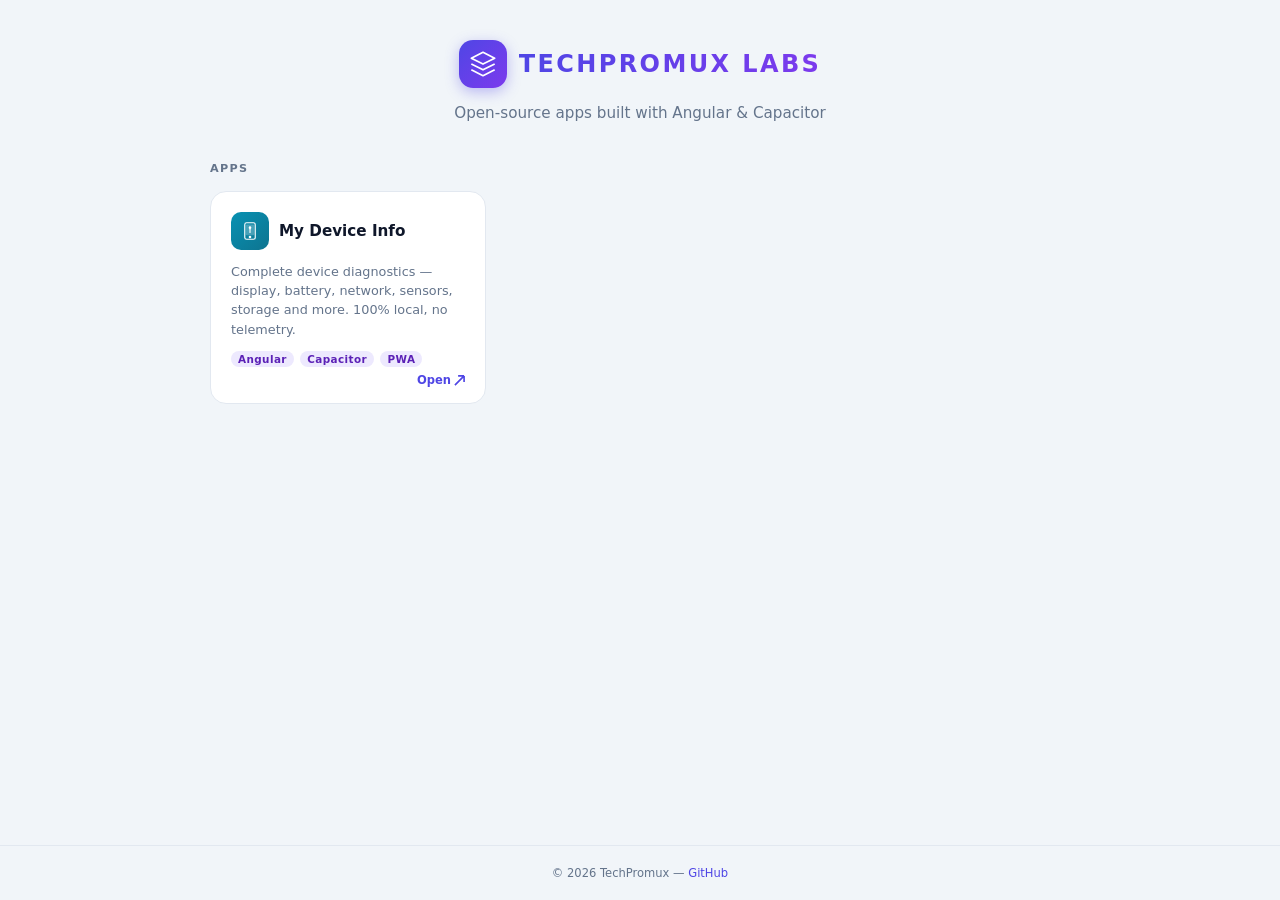
<file: index.html>
<!DOCTYPE html>
<html lang="en">
<head>
  <meta charset="UTF-8" />
  <meta name="viewport" content="width=device-width, initial-scale=1.0" />
  <title>TechPromux Labs</title>
  <meta name="description" content="Open-source web &amp; mobile apps built with Angular and Capacitor." />
  <meta name="theme-color" content="#4F46E5" media="(prefers-color-scheme: light)" />
  <meta name="theme-color" content="#3730A3" media="(prefers-color-scheme: dark)" />
  <style>
    *, *::before, *::after { box-sizing: border-box; margin: 0; padding: 0; }

    :root {
      --bg:        #f1f5f9;
      --surface:   #ffffff;
      --border:    #e2e8f0;
      --text:      #0f172a;
      --muted:     #64748b;
      --accent:    #4f46e5;
      --accent2:   #7c3aed;
      --tag-bg:    #ede9fe;
      --tag-color: #5b21b6;
    }
    @media (prefers-color-scheme: dark) {
      :root {
        --bg:        #0f172a;
        --surface:   #1e293b;
        --border:    #334155;
        --text:      #f1f5f9;
        --muted:     #94a3b8;
        --accent:    #818cf8;
        --accent2:   #a78bfa;
        --tag-bg:    #312e81;
        --tag-color: #c4b5fd;
      }
    }

    body {
      font-family: system-ui, -apple-system, sans-serif;
      background: var(--bg);
      color: var(--text);
      min-height: 100dvh;
      display: flex;
      flex-direction: column;
    }

    /* ── Header ── */
    header {
      padding: 2.5rem 1.5rem 0;
      text-align: center;
    }

    .brand {
      display: inline-flex;
      align-items: center;
      gap: 0.75rem;
      margin-bottom: 1rem;
    }

    .brand-icon {
      width: 48px;
      height: 48px;
      border-radius: 14px;
      background: linear-gradient(135deg, #4f46e5, #7c3aed);
      display: flex;
      align-items: center;
      justify-content: center;
      box-shadow: 0 4px 14px rgba(79, 70, 229, 0.35);
      flex-shrink: 0;
    }

    .brand-icon svg {
      width: 28px;
      height: 28px;
      color: #fff;
    }

    .brand-name {
      font-size: 1.5rem;
      font-weight: 900;
      letter-spacing: 0.1em;
      text-transform: uppercase;
      background: linear-gradient(90deg, var(--accent), var(--accent2));
      -webkit-background-clip: text;
      -webkit-text-fill-color: transparent;
      background-clip: text;
    }

    .tagline {
      font-size: 0.95rem;
      color: var(--muted);
      margin-bottom: 2.5rem;
    }

    /* ── Grid ── */
    main {
      flex: 1;
      width: 100%;
      max-width: 900px;
      margin: 0 auto;
      padding: 0 1.25rem 3rem;
    }

    .section-label {
      font-size: 0.7rem;
      font-weight: 700;
      letter-spacing: 0.12em;
      text-transform: uppercase;
      color: var(--muted);
      margin-bottom: 1rem;
    }

    .grid {
      display: grid;
      grid-template-columns: repeat(auto-fill, minmax(260px, 1fr));
      gap: 1rem;
    }

    /* ── Card ── */
    .card {
      background: var(--surface);
      border: 1px solid var(--border);
      border-radius: 16px;
      padding: 1.25rem 1.25rem 1rem;
      text-decoration: none;
      color: inherit;
      display: flex;
      flex-direction: column;
      gap: 0.75rem;
      transition: transform 0.18s ease, box-shadow 0.18s ease, border-color 0.18s ease;
      position: relative;
      overflow: hidden;
    }

    .card::before {
      content: '';
      position: absolute;
      inset: 0;
      border-radius: inherit;
      background: linear-gradient(135deg, var(--accent), var(--accent2));
      opacity: 0;
      transition: opacity 0.18s ease;
    }

    .card:hover {
      transform: translateY(-3px);
      box-shadow: 0 8px 28px rgba(79, 70, 229, 0.18);
      border-color: var(--accent);
    }

    .card:hover::before { opacity: 0.04; }

    .card-head {
      display: flex;
      align-items: center;
      gap: 0.625rem;
      position: relative;
    }

    .card-icon {
      width: 38px;
      height: 38px;
      border-radius: 10px;
      display: flex;
      align-items: center;
      justify-content: center;
      font-size: 1.1rem;
      flex-shrink: 0;
    }

    .card-title {
      font-size: 0.95rem;
      font-weight: 700;
    }

    .card-desc {
      font-size: 0.8rem;
      color: var(--muted);
      line-height: 1.5;
      position: relative;
    }

    .card-footer {
      display: flex;
      align-items: center;
      gap: 0.4rem;
      flex-wrap: wrap;
      position: relative;
    }

    .tag {
      font-size: 0.65rem;
      font-weight: 600;
      letter-spacing: 0.04em;
      padding: 2px 7px;
      border-radius: 999px;
      background: var(--tag-bg);
      color: var(--tag-color);
    }

    .open-link {
      margin-left: auto;
      font-size: 0.72rem;
      font-weight: 600;
      color: var(--accent);
      display: flex;
      align-items: center;
      gap: 3px;
    }

    .open-link svg {
      width: 11px;
      height: 11px;
    }

    /* ── Footer ── */
    footer {
      text-align: center;
      padding: 1.25rem;
      font-size: 0.72rem;
      color: var(--muted);
      border-top: 1px solid var(--border);
    }

    footer a {
      color: var(--accent);
      text-decoration: none;
    }
    footer a:hover { text-decoration: underline; }
  </style>
</head>
<body>

  <header>
    <div class="brand">
      <div class="brand-icon">
        <svg viewBox="0 0 24 24" fill="none" xmlns="http://www.w3.org/2000/svg" aria-hidden="true">
          <path d="M12 2L2 7l10 5 10-5-10-5z" stroke="currentColor" stroke-width="1.5" stroke-linejoin="round"/>
          <path d="M2 17l10 5 10-5" stroke="currentColor" stroke-width="1.5" stroke-linejoin="round"/>
          <path d="M2 12l10 5 10-5" stroke="currentColor" stroke-width="1.5" stroke-linejoin="round"/>
        </svg>
      </div>
      <span class="brand-name">TechPromux Labs</span>
    </div>
    <p class="tagline">Open-source apps built with Angular &amp; Capacitor</p>
  </header>

  <main>
    <p class="section-label">Apps</p>
    <div class="grid">

      <a class="card" href="./apps/mydeviceinfo/">
        <div class="card-head">
          <div class="card-icon" style="background:linear-gradient(135deg,#0891b2,#0e7490);color:#fff;">
            <svg width="18" height="18" viewBox="0 0 24 24" fill="none" stroke="currentColor" stroke-width="1.5" aria-hidden="true">
              <rect x="5" y="1" width="14" height="22" rx="2.5" stroke="currentColor" stroke-width="1.5"/>
              <rect x="7" y="4" width="10" height="13" rx="1" fill="currentColor" opacity="0.25"/>
              <circle cx="12" cy="20" r="1" fill="currentColor"/>
              <circle cx="12" cy="7.5" r="1" fill="currentColor"/>
              <line x1="12" y1="9.5" x2="12" y2="14" stroke="currentColor" stroke-width="1.5" stroke-linecap="round"/>
            </svg>
          </div>
          <span class="card-title">My Device Info</span>
        </div>
        <p class="card-desc">Complete device diagnostics — display, battery, network, sensors, storage and more. 100% local, no telemetry.</p>
        <div class="card-footer">
          <span class="tag">Angular</span>
          <span class="tag">Capacitor</span>
          <span class="tag">PWA</span>
          <span class="open-link">
            Open
            <svg viewBox="0 0 12 12" fill="none" stroke="currentColor" stroke-width="1.8" aria-hidden="true">
              <path d="M1 11L11 1M11 1H4.5M11 1V7.5"/>
            </svg>
          </span>
        </div>
      </a>

    </div>
  </main>

  <footer>
    &copy; <script>document.write(new Date().getFullYear())</script> TechPromux &mdash;
    <a href="https://github.com/techpromux" target="_blank" rel="noopener">GitHub</a>
  </footer>

</body>
</html>
</file>
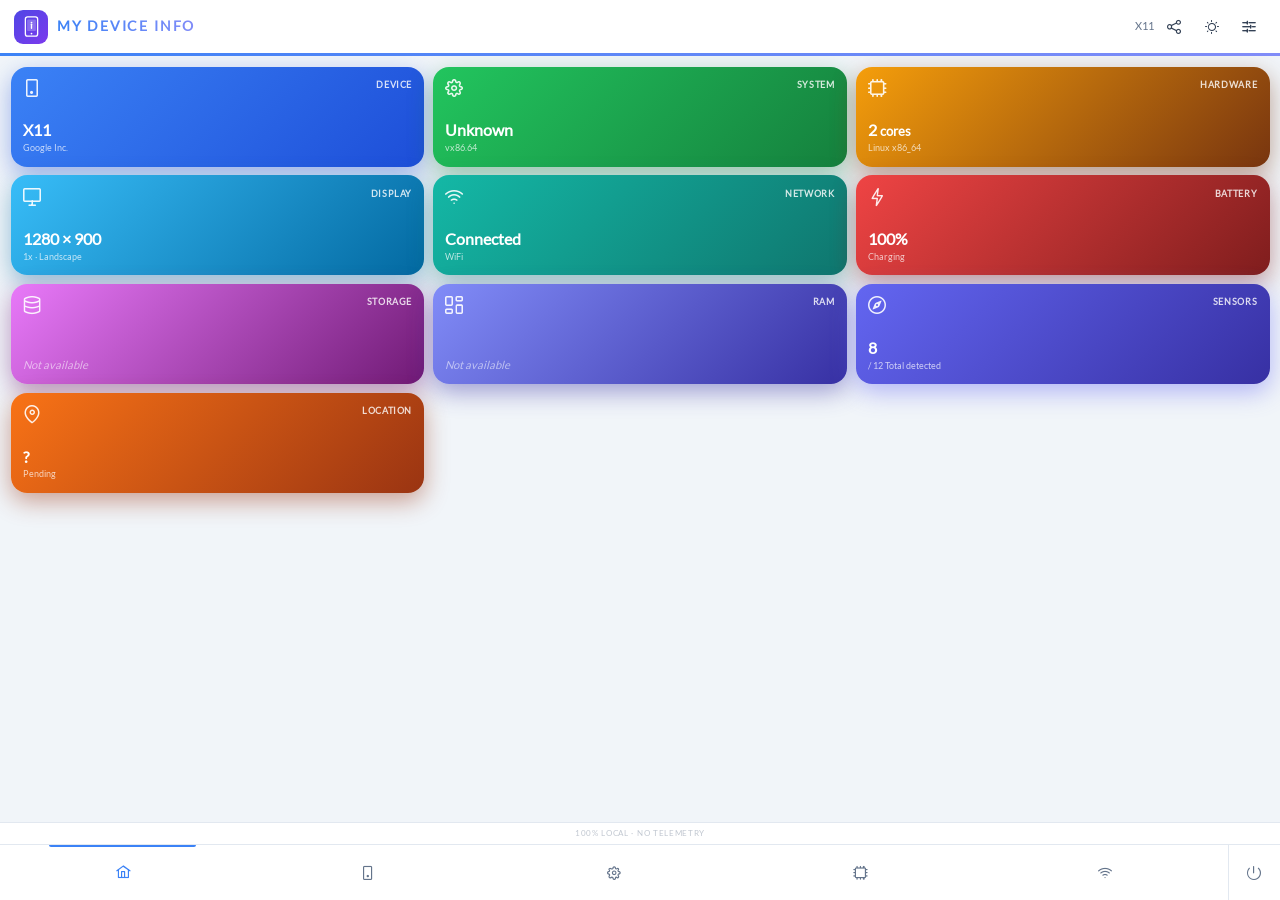
<file: apps/mydeviceinfo/index.html>
<!doctype html>
<html lang="es" data-beasties-container>
  <head>
    <meta charset="utf-8">
    <title>My Device Info</title>
    <base href="/apps/mydeviceinfo/">
    <meta name="viewport" content="width=device-width, initial-scale=1.0, viewport-fit=cover">
    <meta name="description" content="Información completa de tu dispositivo. 100% local, sin telemetría.">
    <meta name="theme-color" content="#4F46E5" media="(prefers-color-scheme: light)">
    <meta name="theme-color" content="#3730A3" media="(prefers-color-scheme: dark)">
    <meta name="mobile-web-app-capable" content="yes">
    <meta name="apple-mobile-web-app-capable" content="yes">
    <meta name="apple-mobile-web-app-status-bar-style" content="default">
    <meta name="apple-mobile-web-app-title" content="My Device Info">
    <link rel="icon" type="image/svg+xml" href="favicon.svg">
    <link rel="icon" type="image/png" href="favicon.png">
    <link rel="apple-touch-icon" href="favicon.svg">
  <style>@-webkit-keyframes fa-spin{0%{-webkit-transform:rotate(0deg);transform:rotate(0)}to{-webkit-transform:rotate(359deg);transform:rotate(359deg)}}@font-face{font-family:Lato;font-style:normal;font-display:swap;font-weight:400;src:url("./media/lato-latin-ext-400-normal-ZXDJ7C2U.woff2") format("woff2"),url("./media/lato-latin-ext-400-normal-BVT6TYCW.woff") format("woff");unicode-range:U+0100-02BA,U+02BD-02C5,U+02C7-02CC,U+02CE-02D7,U+02DD-02FF,U+0304,U+0308,U+0329,U+1D00-1DBF,U+1E00-1E9F,U+1EF2-1EFF,U+2020,U+20A0-20AB,U+20AD-20C0,U+2113,U+2C60-2C7F,U+A720-A7FF}@font-face{font-family:Lato;font-style:normal;font-display:swap;font-weight:400;src:url("./media/lato-latin-400-normal-W7754I4D.woff2") format("woff2"),url("./media/lato-latin-400-normal-ZFZSROI2.woff") format("woff");unicode-range:U+0000-00FF,U+0131,U+0152-0153,U+02BB-02BC,U+02C6,U+02DA,U+02DC,U+0304,U+0308,U+0329,U+2000-206F,U+20AC,U+2122,U+2191,U+2193,U+2212,U+2215,U+FEFF,U+FFFD}:root{--primary-color:var(--p-primary-color);--primary-contrast-color:var(--p-primary-contrast-color);--text-color:var(--p-text-color);--text-color-secondary:var(--p-text-muted-color);--surface-border:var(--p-content-border-color);--surface-card:var(--p-content-background);--surface-hover:var(--p-content-hover-background);--surface-overlay:var(--p-overlay-popover-background);--transition-duration:var(--p-transition-duration);--maskbg:var(--p-mask-background);--content-border-radius:var(--p-content-border-radius);--layout-section-transition-duration:.2s;--element-transition-duration:var(--p-transition-duration);--focus-ring-width:var(--p-focus-ring-width);--focus-ring-style:var(--p-focus-ring-style);--focus-ring-color:var(--p-focus-ring-color);--focus-ring-offset:var(--p-focus-ring-offset);--focus-ring-shadow:var(--p-focus-ring-shadow)}:root{--surface-ground:var(--p-surface-100);--code-background:var(--p-surface-900);--code-color:var(--p-surface-200)}html{height:100%;font-size:14px;line-height:1.2}body{font-family:Lato,sans-serif;color:var(--text-color);background-color:var(--surface-ground);margin:0;padding:0;min-height:100%;-webkit-font-smoothing:antialiased;-moz-osx-font-smoothing:grayscale}html,body{font-family:Lato,sans-serif}html{padding-top:var(--safe-area-inset-top, env(safe-area-inset-top, 0px));padding-bottom:var(--safe-area-inset-bottom, env(safe-area-inset-bottom, 0px));padding-left:var(--safe-area-inset-left, env(safe-area-inset-left, 0px));padding-right:var(--safe-area-inset-right, env(safe-area-inset-right, 0px))}@layer properties;@layer theme,base,components,utilities;@layer theme{:root{--font-sans:ui-sans-serif, system-ui, sans-serif, "Apple Color Emoji", "Segoe UI Emoji", "Segoe UI Symbol", "Noto Color Emoji";--font-mono:ui-monospace, SFMono-Regular, Menlo, Monaco, Consolas, "Liberation Mono", "Courier New", monospace;--color-red-500:oklch(63.7% .237 25.331);--color-orange-100:oklch(95.4% .038 75.164);--color-orange-200:oklch(90.1% .076 70.697);--color-orange-400:oklch(75% .183 55.934);--color-orange-500:oklch(70.5% .213 47.604);--color-orange-700:oklch(55.3% .195 38.402);--color-yellow-100:oklch(97.3% .071 103.193);--color-yellow-200:oklch(94.5% .129 101.54);--color-yellow-500:oklch(79.5% .184 86.047);--color-yellow-700:oklch(55.4% .135 66.442);--color-green-100:oklch(96.2% .044 156.743);--color-green-400:oklch(79.2% .209 151.711);--color-green-500:oklch(72.3% .219 149.579);--color-teal-200:oklch(91% .096 180.426);--color-teal-500:oklch(70.4% .14 182.503);--color-teal-700:oklch(51.1% .096 186.391);--color-cyan-100:oklch(95.6% .045 203.388);--color-cyan-200:oklch(91.7% .08 205.041);--color-cyan-400:oklch(78.9% .154 211.53);--color-cyan-500:oklch(71.5% .143 215.221);--color-cyan-700:oklch(52% .105 223.128);--color-blue-100:oklch(93.2% .032 255.585);--color-blue-200:oklch(88.2% .059 254.128);--color-blue-400:oklch(70.7% .165 254.624);--color-blue-500:oklch(62.3% .214 259.815);--color-blue-700:oklch(48.8% .243 264.376);--color-indigo-200:oklch(87% .065 274.039);--color-indigo-700:oklch(45.7% .24 277.023);--color-purple-100:oklch(94.6% .033 307.174);--color-purple-200:oklch(90.2% .063 306.703);--color-purple-400:oklch(71.4% .203 305.504);--color-purple-500:oklch(62.7% .265 303.9);--color-purple-700:oklch(49.6% .265 301.924);--color-pink-100:oklch(94.8% .028 342.258);--color-pink-200:oklch(89.9% .061 343.231);--color-pink-400:oklch(71.8% .202 349.761);--color-pink-500:oklch(65.6% .241 354.308);--color-pink-700:oklch(52.5% .223 3.958);--color-slate-200:oklch(92.9% .013 255.508);--color-slate-700:oklch(37.2% .044 257.287);--color-gray-200:oklch(92.8% .006 264.531);--color-gray-600:oklch(44.6% .03 256.802);--color-gray-700:oklch(37.3% .034 259.733);--color-gray-900:oklch(21% .034 264.665);--color-black:#000;--color-white:#fff;--spacing:.25rem;--text-xs:.75rem;--text-xs--line-height:calc(1 / .75);--text-sm:.875rem;--text-sm--line-height:calc(1.25 / .875);--text-base:1rem;--text-base--line-height:1.5 ;--text-lg:1.125rem;--text-lg--line-height:calc(1.75 / 1.125);--text-xl:1.25rem;--text-xl--line-height:calc(1.75 / 1.25);--text-2xl:1.5rem;--text-2xl--line-height:calc(2 / 1.5);--text-3xl:1.875rem;--text-3xl--line-height:1.2 ;--text-4xl:2.25rem;--text-4xl--line-height:calc(2.5 / 2.25);--text-5xl:3rem;--text-5xl--line-height:1;--text-6xl:3.75rem;--text-6xl--line-height:1;--font-weight-light:300;--font-weight-normal:400;--font-weight-medium:500;--font-weight-semibold:600;--font-weight-bold:700;--leading-tight:1.25;--leading-normal:1.5;--ease-in-out:cubic-bezier(.4, 0, .2, 1);--default-transition-duration:.15s;--default-transition-timing-function:cubic-bezier(.4, 0, .2, 1);--default-font-family:var(--font-sans);--default-mono-font-family:var(--font-mono)}}@layer base{*,:after,:before{box-sizing:border-box;margin:0;padding:0;border:0 solid}html{line-height:1.5;-webkit-text-size-adjust:100%;tab-size:4;font-family:var(--default-font-family, ui-sans-serif, system-ui, sans-serif, "Apple Color Emoji", "Segoe UI Emoji", "Segoe UI Symbol", "Noto Color Emoji");font-feature-settings:var(--default-font-feature-settings, normal);font-variation-settings:var(--default-font-variation-settings, normal);-webkit-tap-highlight-color:transparent}}@layer utilities{}@layer base{*,:after,:before{border-color:var(--color-gray-200, currentcolor)}}@property --tw-rotate-x{syntax:"*";inherits:false;}@property --tw-rotate-y{syntax:"*";inherits:false;}@property --tw-rotate-z{syntax:"*";inherits:false;}@property --tw-skew-x{syntax:"*";inherits:false;}@property --tw-skew-y{syntax:"*";inherits:false;}@property --tw-border-style{syntax:"*";inherits:false;initial-value:solid;}@property --tw-leading{syntax:"*";inherits:false;}@property --tw-font-weight{syntax:"*";inherits:false;}@property --tw-shadow{syntax:"*";inherits:false;initial-value:0 0 #0000;}@property --tw-shadow-color{syntax:"*";inherits:false;}@property --tw-shadow-alpha{syntax:"<percentage>";inherits:false;initial-value:100%;}@property --tw-inset-shadow{syntax:"*";inherits:false;initial-value:0 0 #0000;}@property --tw-inset-shadow-color{syntax:"*";inherits:false;}@property --tw-inset-shadow-alpha{syntax:"<percentage>";inherits:false;initial-value:100%;}@property --tw-ring-color{syntax:"*";inherits:false;}@property --tw-ring-shadow{syntax:"*";inherits:false;initial-value:0 0 #0000;}@property --tw-inset-ring-color{syntax:"*";inherits:false;}@property --tw-inset-ring-shadow{syntax:"*";inherits:false;initial-value:0 0 #0000;}@property --tw-ring-inset{syntax:"*";inherits:false;}@property --tw-ring-offset-width{syntax:"<length>";inherits:false;initial-value:0px;}@property --tw-ring-offset-color{syntax:"*";inherits:false;initial-value:#fff;}@property --tw-ring-offset-shadow{syntax:"*";inherits:false;initial-value:0 0 #0000;}@property --tw-outline-style{syntax:"*";inherits:false;initial-value:solid;}@property --tw-blur{syntax:"*";inherits:false;}@property --tw-brightness{syntax:"*";inherits:false;}@property --tw-contrast{syntax:"*";inherits:false;}@property --tw-grayscale{syntax:"*";inherits:false;}@property --tw-hue-rotate{syntax:"*";inherits:false;}@property --tw-invert{syntax:"*";inherits:false;}@property --tw-opacity{syntax:"*";inherits:false;}@property --tw-saturate{syntax:"*";inherits:false;}@property --tw-sepia{syntax:"*";inherits:false;}@property --tw-drop-shadow{syntax:"*";inherits:false;}@property --tw-drop-shadow-color{syntax:"*";inherits:false;}@property --tw-drop-shadow-alpha{syntax:"<percentage>";inherits:false;initial-value:100%;}@property --tw-drop-shadow-size{syntax:"*";inherits:false;}@property --tw-duration{syntax:"*";inherits:false;}@property --tw-ease{syntax:"*";inherits:false;}@layer properties{@supports ((-webkit-hyphens: none) and (not (margin-trim: inline))) or ((-moz-orient: inline) and (not (color:rgb(from red r g b)))){*,:before,:after{--tw-rotate-x:initial;--tw-rotate-y:initial;--tw-rotate-z:initial;--tw-skew-x:initial;--tw-skew-y:initial;--tw-border-style:solid;--tw-leading:initial;--tw-font-weight:initial;--tw-shadow:0 0 #0000;--tw-shadow-color:initial;--tw-shadow-alpha:100%;--tw-inset-shadow:0 0 #0000;--tw-inset-shadow-color:initial;--tw-inset-shadow-alpha:100%;--tw-ring-color:initial;--tw-ring-shadow:0 0 #0000;--tw-inset-ring-color:initial;--tw-inset-ring-shadow:0 0 #0000;--tw-ring-inset:initial;--tw-ring-offset-width:0px;--tw-ring-offset-color:#fff;--tw-ring-offset-shadow:0 0 #0000;--tw-outline-style:solid;--tw-blur:initial;--tw-brightness:initial;--tw-contrast:initial;--tw-grayscale:initial;--tw-hue-rotate:initial;--tw-invert:initial;--tw-opacity:initial;--tw-saturate:initial;--tw-sepia:initial;--tw-drop-shadow:initial;--tw-drop-shadow-color:initial;--tw-drop-shadow-alpha:100%;--tw-drop-shadow-size:initial;--tw-duration:initial;--tw-ease:initial}}}</style><link rel="stylesheet" href="styles-WH6HPGJR.css" media="print" onload="this.media='all'"><noscript><link rel="stylesheet" href="styles-WH6HPGJR.css"></noscript><script>(function(){var r=new URLSearchParams(location.search).get('r');if(!r)return;history.replaceState(null,'',decodeURIComponent(r));})()</script></head>
  <body>
    <app-root></app-root>
  <link rel="modulepreload" href="chunk-CVBGTR4T.js"><link rel="modulepreload" href="chunk-U6SVM4IL.js"><link rel="modulepreload" href="chunk-I3ZN62VF.js"><link rel="modulepreload" href="chunk-PTBYPVSA.js"><link rel="modulepreload" href="chunk-LNQBINMC.js"><link rel="modulepreload" href="chunk-A7WNJEET.js"><link rel="modulepreload" href="chunk-DKL7JFWM.js"><link rel="modulepreload" href="chunk-IV3ENTBV.js"><link rel="modulepreload" href="chunk-E2V37EBM.js"><link rel="modulepreload" href="chunk-CHUXOEQ6.js"><script src="main-HU252GHL.js" type="module"></script></body>
</html>
</file>
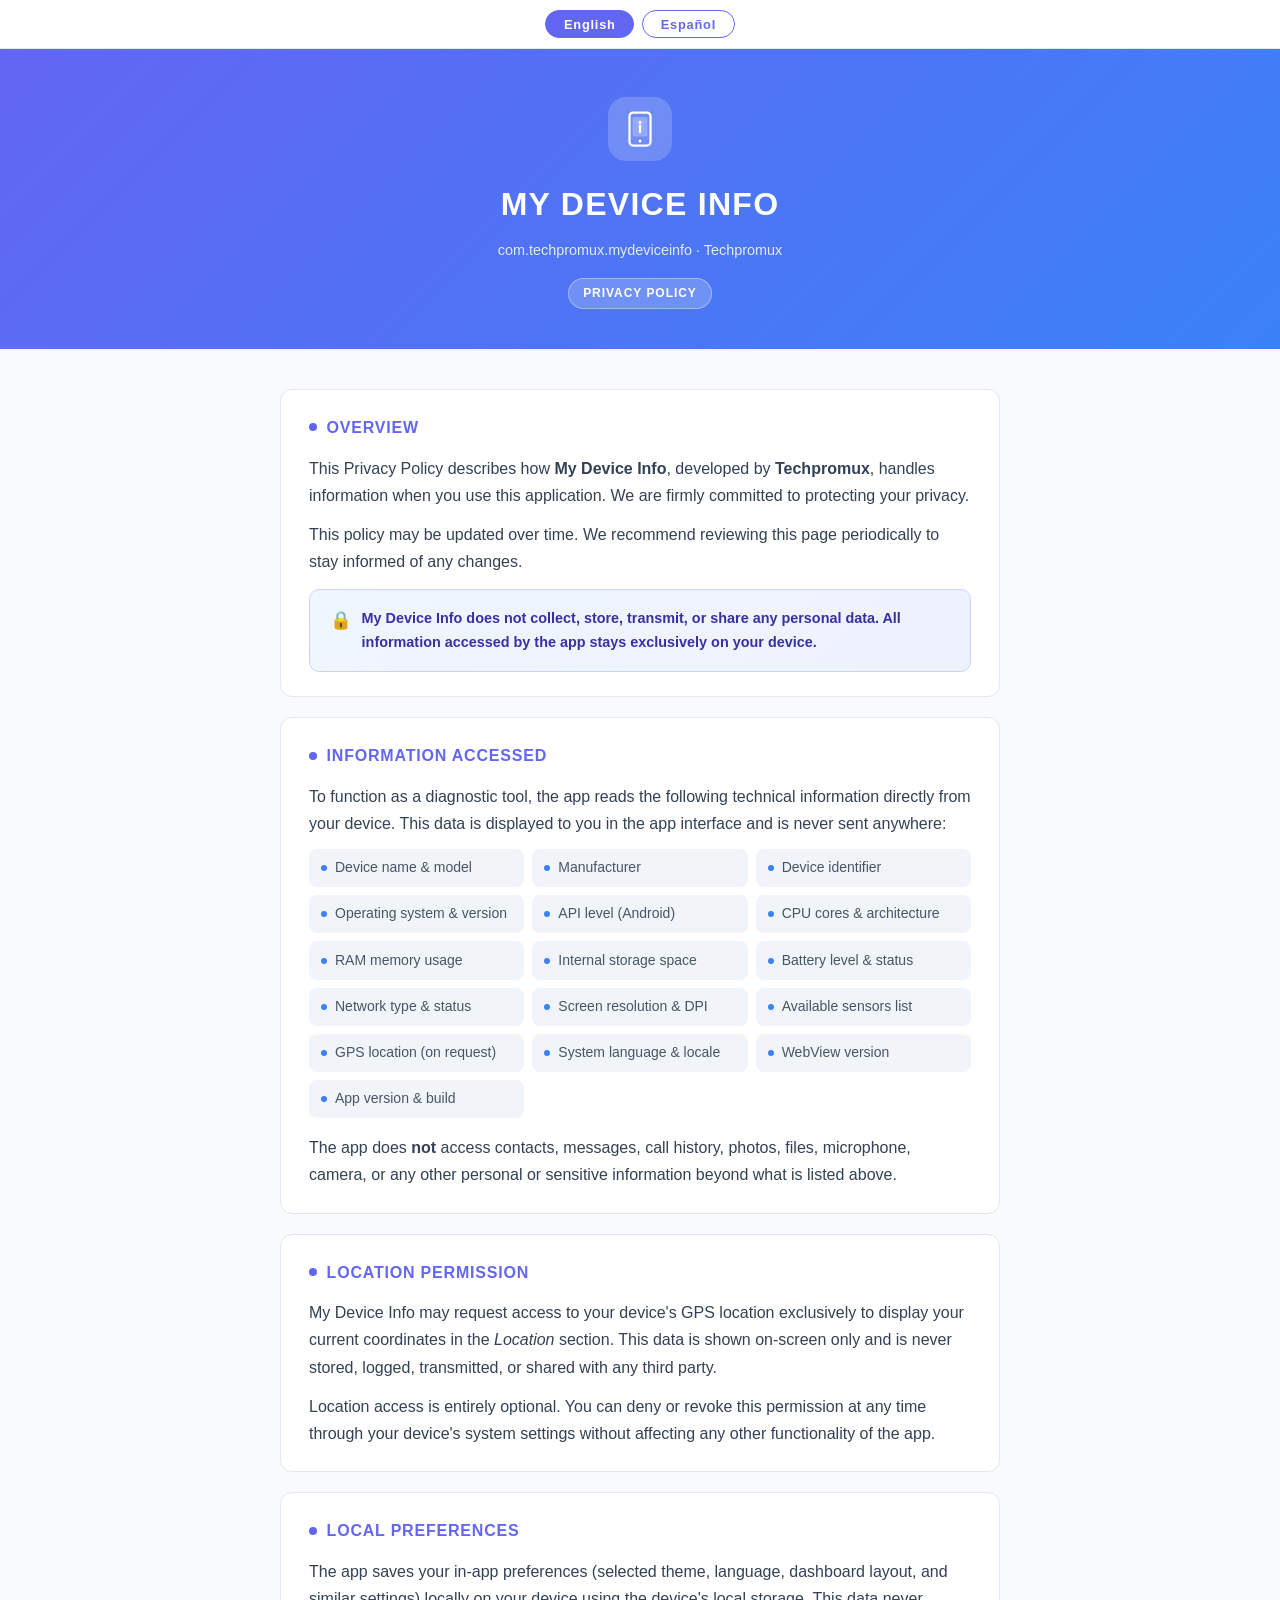
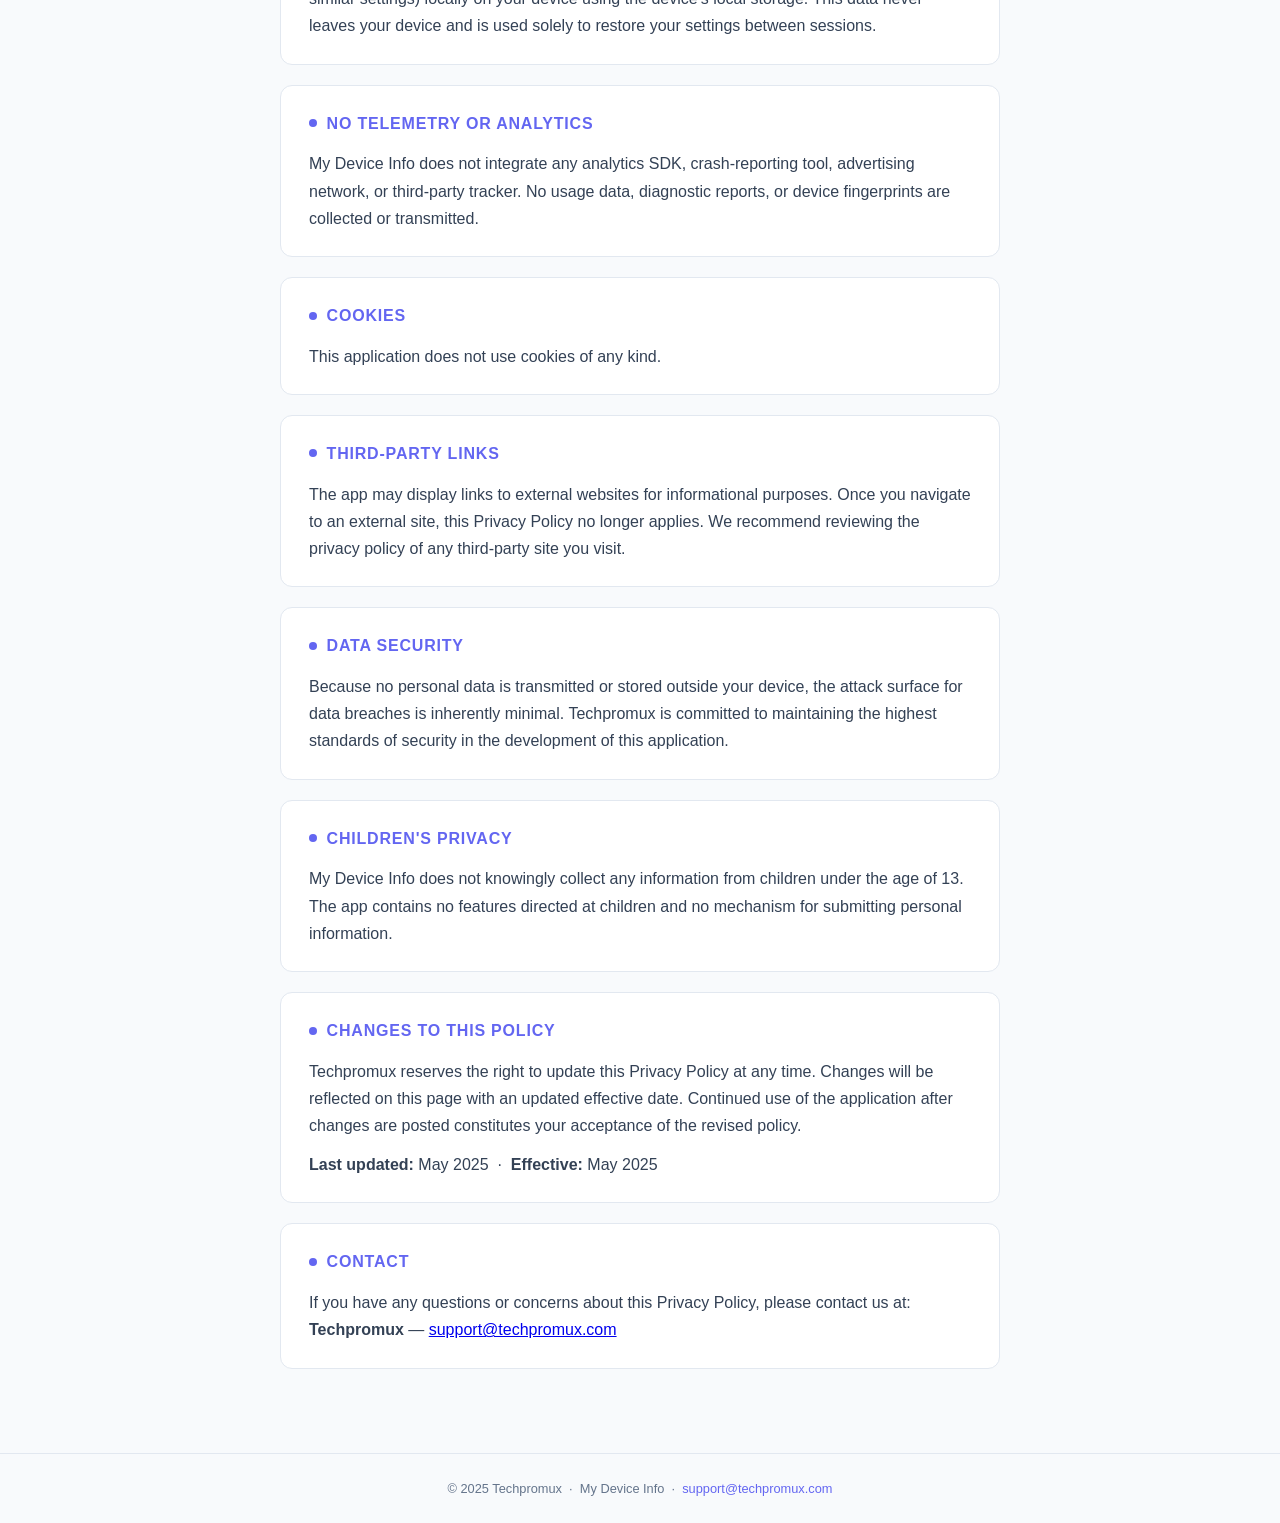
<file: docs/mydeviceinfo/data-privacy-policy.html>
<!DOCTYPE html>
<html lang="en">
<head>
  <meta charset="UTF-8" />
  <meta name="viewport" content="width=device-width, initial-scale=1.0" />
  <title>Privacy Policy — My Device Info</title>
  <style>
    *, *::before, *::after { box-sizing: border-box; margin: 0; padding: 0; }

    :root {
      --brand:   #6366f1;
      --brand-2: #3b82f6;
      --text:    #1e293b;
      --muted:   #64748b;
      --border:  #e2e8f0;
      --bg:      #f8fafc;
      --card:    #ffffff;
      --radius:  12px;
    }

    body {
      font-family: -apple-system, BlinkMacSystemFont, 'Segoe UI', Roboto, sans-serif;
      background: var(--bg);
      color: var(--text);
      line-height: 1.7;
      font-size: 16px;
    }

    /* ── Lang switcher ── */
    .lang-bar {
      position: sticky;
      top: 0;
      z-index: 10;
      background: var(--card);
      border-bottom: 1px solid var(--border);
      display: flex;
      justify-content: center;
      gap: 0.5rem;
      padding: 0.625rem 1rem;
    }
    .lang-btn {
      padding: 0.35rem 1.1rem;
      border-radius: 999px;
      border: 1.5px solid var(--brand);
      background: transparent;
      color: var(--brand);
      font-size: 0.8rem;
      font-weight: 700;
      letter-spacing: 0.06em;
      cursor: pointer;
      transition: background 0.18s, color 0.18s;
    }
    .lang-btn.active, .lang-btn:hover {
      background: var(--brand);
      color: #fff;
    }

    /* ── Hero ── */
    .hero {
      background: linear-gradient(135deg, #6366f1 0%, #3b82f6 100%);
      color: #fff;
      padding: 3rem 1.5rem 2.5rem;
      text-align: center;
    }
    .hero__icon {
      display: inline-flex;
      align-items: center;
      justify-content: center;
      width: 64px;
      height: 64px;
      border-radius: 18px;
      background: rgba(255,255,255,0.18);
      margin-bottom: 1rem;
    }
    .hero__icon svg { width: 36px; height: 36px; color: #fff; }
    .hero h1 {
      font-size: clamp(1.4rem, 4vw, 2rem);
      font-weight: 900;
      letter-spacing: 0.04em;
      margin-bottom: 0.4rem;
    }
    .hero__sub {
      font-size: 0.9rem;
      opacity: 0.85;
    }
    .hero__badge {
      display: inline-block;
      margin-top: 1rem;
      background: rgba(255,255,255,0.2);
      border: 1px solid rgba(255,255,255,0.35);
      border-radius: 999px;
      padding: 0.25rem 0.9rem;
      font-size: 0.75rem;
      font-weight: 600;
      letter-spacing: 0.08em;
      text-transform: uppercase;
    }

    /* ── Content ── */
    .content {
      max-width: 760px;
      margin: 0 auto;
      padding: 2.5rem 1.25rem 4rem;
    }

    .section {
      background: var(--card);
      border: 1px solid var(--border);
      border-radius: var(--radius);
      padding: 1.5rem 1.75rem;
      margin-bottom: 1.25rem;
    }

    .section__title {
      display: flex;
      align-items: center;
      gap: 0.6rem;
      font-size: 1rem;
      font-weight: 800;
      color: var(--brand);
      margin-bottom: 0.85rem;
      text-transform: uppercase;
      letter-spacing: 0.05em;
    }
    .section__title .dot {
      width: 8px;
      height: 8px;
      border-radius: 50%;
      background: var(--brand);
      flex-shrink: 0;
    }

    .section p { color: #334155; margin-bottom: 0.75rem; }
    .section p:last-child { margin-bottom: 0; }

    .data-list {
      list-style: none;
      display: grid;
      grid-template-columns: repeat(auto-fill, minmax(200px, 1fr));
      gap: 0.5rem;
      margin-top: 0.75rem;
    }
    .data-list li {
      display: flex;
      align-items: center;
      gap: 0.5rem;
      background: #f1f5f9;
      border-radius: 8px;
      padding: 0.45rem 0.75rem;
      font-size: 0.875rem;
      color: #475569;
      font-weight: 500;
    }
    .data-list li::before {
      content: '';
      width: 6px;
      height: 6px;
      border-radius: 50%;
      background: var(--brand-2);
      flex-shrink: 0;
    }

    .highlight-box {
      background: linear-gradient(135deg, #eff6ff, #eef2ff);
      border: 1px solid #c7d2fe;
      border-radius: 10px;
      padding: 1rem 1.25rem;
      font-size: 0.9rem;
      color: #3730a3;
      font-weight: 600;
      margin-top: 0.85rem;
      display: flex;
      align-items: flex-start;
      gap: 0.6rem;
    }
    .highlight-box::before { content: '🔒'; font-size: 1.1rem; }

    /* ── Footer ── */
    footer {
      text-align: center;
      padding: 1.5rem;
      font-size: 0.8rem;
      color: var(--muted);
      border-top: 1px solid var(--border);
    }
    footer a { color: var(--brand); text-decoration: none; }

    /* ── Language sections ── */
    [data-lang] { display: none; }
    [data-lang].visible { display: block; }
  </style>
</head>
<body>

<!-- Language switcher -->
<div class="lang-bar">
  <button class="lang-btn active" onclick="setLang('en')" id="btn-en">English</button>
  <button class="lang-btn" onclick="setLang('es')" id="btn-es">Español</button>
</div>

<!-- Hero -->
<div class="hero">
  <div class="hero__icon">
    <svg viewBox="0 0 24 24" fill="none" xmlns="http://www.w3.org/2000/svg">
      <rect x="5" y="1" width="14" height="22" rx="2.5" stroke="currentColor" stroke-width="1.5"/>
      <rect x="7" y="4" width="10" height="13" rx="1" fill="currentColor" opacity="0.25"/>
      <circle cx="12" cy="20" r="1" fill="currentColor"/>
      <circle cx="12" cy="7.5" r="1" fill="currentColor"/>
      <line x1="12" y1="9.5" x2="12" y2="14" stroke="currentColor" stroke-width="1.5" stroke-linecap="round"/>
    </svg>
  </div>
  <h1>MY DEVICE INFO</h1>
  <p class="hero__sub">com.techpromux.mydeviceinfo · Techpromux</p>
  <span class="hero__badge">Privacy Policy</span>
</div>

<!-- ══════════════════════════════════════════
     ENGLISH
════════════════════════════════════════════ -->
<div data-lang="en" class="visible">
  <div class="content">

    <div class="section">
      <div class="section__title"><span class="dot"></span>Overview</div>
      <p>
        This Privacy Policy describes how <strong>My Device Info</strong>, developed by <strong>Techpromux</strong>,
        handles information when you use this application. We are firmly committed to protecting your privacy.
      </p>
      <p>
        This policy may be updated over time. We recommend reviewing this page periodically to stay informed of any changes.
      </p>
      <div class="highlight-box">
        My Device Info does not collect, store, transmit, or share any personal data.
        All information accessed by the app stays exclusively on your device.
      </div>
    </div>

    <div class="section">
      <div class="section__title"><span class="dot"></span>Information accessed</div>
      <p>
        To function as a diagnostic tool, the app reads the following technical information directly from your device.
        This data is displayed to you in the app interface and is never sent anywhere:
      </p>
      <ul class="data-list">
        <li>Device name &amp; model</li>
        <li>Manufacturer</li>
        <li>Device identifier</li>
        <li>Operating system &amp; version</li>
        <li>API level (Android)</li>
        <li>CPU cores &amp; architecture</li>
        <li>RAM memory usage</li>
        <li>Internal storage space</li>
        <li>Battery level &amp; status</li>
        <li>Network type &amp; status</li>
        <li>Screen resolution &amp; DPI</li>
        <li>Available sensors list</li>
        <li>GPS location (on request)</li>
        <li>System language &amp; locale</li>
        <li>WebView version</li>
        <li>App version &amp; build</li>
      </ul>
      <p style="margin-top:1rem;">
        The app does <strong>not</strong> access contacts, messages, call history, photos, files, microphone,
        camera, or any other personal or sensitive information beyond what is listed above.
      </p>
    </div>

    <div class="section">
      <div class="section__title"><span class="dot"></span>Location permission</div>
      <p>
        My Device Info may request access to your device's GPS location exclusively to display your current
        coordinates in the <em>Location</em> section. This data is shown on-screen only and is never stored,
        logged, transmitted, or shared with any third party.
      </p>
      <p>
        Location access is entirely optional. You can deny or revoke this permission at any time through your
        device's system settings without affecting any other functionality of the app.
      </p>
    </div>

    <div class="section">
      <div class="section__title"><span class="dot"></span>Local preferences</div>
      <p>
        The app saves your in-app preferences (selected theme, language, dashboard layout, and similar settings)
        locally on your device using the device's local storage. This data never leaves your device and is used
        solely to restore your settings between sessions.
      </p>
    </div>

    <div class="section">
      <div class="section__title"><span class="dot"></span>No telemetry or analytics</div>
      <p>
        My Device Info does not integrate any analytics SDK, crash-reporting tool, advertising network, or
        third-party tracker. No usage data, diagnostic reports, or device fingerprints are collected or transmitted.
      </p>
    </div>

    <div class="section">
      <div class="section__title"><span class="dot"></span>Cookies</div>
      <p>
        This application does not use cookies of any kind.
      </p>
    </div>

    <div class="section">
      <div class="section__title"><span class="dot"></span>Third-party links</div>
      <p>
        The app may display links to external websites for informational purposes. Once you navigate to an
        external site, this Privacy Policy no longer applies. We recommend reviewing the privacy policy of any
        third-party site you visit.
      </p>
    </div>

    <div class="section">
      <div class="section__title"><span class="dot"></span>Data security</div>
      <p>
        Because no personal data is transmitted or stored outside your device, the attack surface for data
        breaches is inherently minimal. Techpromux is committed to maintaining the highest standards of security
        in the development of this application.
      </p>
    </div>

    <div class="section">
      <div class="section__title"><span class="dot"></span>Children's privacy</div>
      <p>
        My Device Info does not knowingly collect any information from children under the age of 13. The app
        contains no features directed at children and no mechanism for submitting personal information.
      </p>
    </div>

    <div class="section">
      <div class="section__title"><span class="dot"></span>Changes to this policy</div>
      <p>
        Techpromux reserves the right to update this Privacy Policy at any time. Changes will be reflected on
        this page with an updated effective date. Continued use of the application after changes are posted
        constitutes your acceptance of the revised policy.
      </p>
      <p>
        <strong>Last updated:</strong> May 2025 &nbsp;·&nbsp; <strong>Effective:</strong> May 2025
      </p>
    </div>

    <div class="section">
      <div class="section__title"><span class="dot"></span>Contact</div>
      <p>
        If you have any questions or concerns about this Privacy Policy, please contact us at:<br/>
        <strong>Techpromux</strong> — <a href="mailto:support@techpromux.com">support@techpromux.com</a>
      </p>
    </div>

  </div>
</div>

<!-- ══════════════════════════════════════════
     ESPAÑOL
════════════════════════════════════════════ -->
<div data-lang="es">
  <div class="content">

    <div class="section">
      <div class="section__title"><span class="dot"></span>Resumen</div>
      <p>
        Esta Política de Privacidad describe cómo <strong>My Device Info</strong>, desarrollada por <strong>Techpromux</strong>,
        gestiona la información cuando utilizas esta aplicación. Estamos firmemente comprometidos con la protección de tu privacidad.
      </p>
      <p>
        Esta política puede actualizarse con el tiempo. Recomendamos revisar esta página periódicamente para estar informado de cualquier cambio.
      </p>
      <div class="highlight-box">
        My Device Info no recopila, almacena, transmite ni comparte ningún dato personal.
        Toda la información a la que accede la app permanece exclusivamente en tu dispositivo.
      </div>
    </div>

    <div class="section">
      <div class="section__title"><span class="dot"></span>Información a la que se accede</div>
      <p>
        Para funcionar como herramienta de diagnóstico, la app lee la siguiente información técnica directamente
        de tu dispositivo. Estos datos se muestran en la interfaz de la app y nunca se envían a ningún lugar:
      </p>
      <ul class="data-list">
        <li>Nombre y modelo del dispositivo</li>
        <li>Fabricante</li>
        <li>Identificador del dispositivo</li>
        <li>Sistema operativo y versión</li>
        <li>Nivel de API (Android)</li>
        <li>Núcleos y arquitectura del CPU</li>
        <li>Uso de memoria RAM</li>
        <li>Espacio de almacenamiento interno</li>
        <li>Nivel y estado de batería</li>
        <li>Tipo y estado de red</li>
        <li>Resolución de pantalla y DPI</li>
        <li>Lista de sensores disponibles</li>
        <li>Ubicación GPS (bajo petición)</li>
        <li>Idioma y configuración regional</li>
        <li>Versión de WebView</li>
        <li>Versión y build de la app</li>
      </ul>
      <p style="margin-top:1rem;">
        La app <strong>no</strong> accede a contactos, mensajes, historial de llamadas, fotos, archivos,
        micrófono, cámara ni ninguna otra información personal o sensible más allá de lo indicado anteriormente.
      </p>
    </div>

    <div class="section">
      <div class="section__title"><span class="dot"></span>Permiso de ubicación</div>
      <p>
        My Device Info puede solicitar acceso a la ubicación GPS del dispositivo exclusivamente para mostrar
        las coordenadas actuales en la sección de <em>Ubicación</em>. Estos datos se muestran en pantalla
        únicamente y nunca se almacenan, registran, transmiten ni comparten con terceros.
      </p>
      <p>
        El acceso a la ubicación es completamente opcional. Puedes denegar o revocar este permiso en cualquier
        momento desde los ajustes del sistema del dispositivo sin que ello afecte al resto de funcionalidades de la app.
      </p>
    </div>

    <div class="section">
      <div class="section__title"><span class="dot"></span>Preferencias locales</div>
      <p>
        La app guarda tus preferencias (tema seleccionado, idioma, disposición del panel principal y ajustes
        similares) localmente en tu dispositivo mediante el almacenamiento local del mismo. Estos datos nunca
        abandonan tu dispositivo y se utilizan únicamente para restaurar tu configuración entre sesiones.
      </p>
    </div>

    <div class="section">
      <div class="section__title"><span class="dot"></span>Sin telemetría ni analíticas</div>
      <p>
        My Device Info no integra ningún SDK de analíticas, herramienta de informes de errores, red publicitaria
        ni rastreador de terceros. No se recopilan ni transmiten datos de uso, informes de diagnóstico ni
        huellas digitales del dispositivo.
      </p>
    </div>

    <div class="section">
      <div class="section__title"><span class="dot"></span>Cookies</div>
      <p>
        Esta aplicación no utiliza cookies de ningún tipo.
      </p>
    </div>

    <div class="section">
      <div class="section__title"><span class="dot"></span>Enlaces a terceros</div>
      <p>
        La app puede mostrar enlaces a sitios web externos con fines informativos. Una vez que navegues a un
        sitio externo, esta Política de Privacidad deja de aplicarse. Recomendamos revisar la política de
        privacidad de cualquier sitio de terceros que visites.
      </p>
    </div>

    <div class="section">
      <div class="section__title"><span class="dot"></span>Seguridad de los datos</div>
      <p>
        Dado que no se transmiten ni almacenan datos personales fuera de tu dispositivo, la superficie de
        exposición a brechas de datos es inherentemente mínima. Techpromux se compromete a mantener los más
        altos estándares de seguridad en el desarrollo de esta aplicación.
      </p>
    </div>

    <div class="section">
      <div class="section__title"><span class="dot"></span>Privacidad de menores</div>
      <p>
        My Device Info no recopila conscientemente información de menores de 13 años. La app no contiene
        funciones dirigidas a menores ni mecanismo alguno para enviar información personal.
      </p>
    </div>

    <div class="section">
      <div class="section__title"><span class="dot"></span>Cambios en esta política</div>
      <p>
        Techpromux se reserva el derecho de actualizar esta Política de Privacidad en cualquier momento. Los
        cambios se reflejarán en esta página con una fecha de entrada en vigor actualizada. El uso continuado
        de la aplicación después de la publicación de los cambios implica la aceptación de la política revisada.
      </p>
      <p>
        <strong>Última actualización:</strong> Mayo 2025 &nbsp;·&nbsp; <strong>Vigencia:</strong> Mayo 2025
      </p>
    </div>

    <div class="section">
      <div class="section__title"><span class="dot"></span>Contacto</div>
      <p>
        Si tienes preguntas o dudas sobre esta Política de Privacidad, puedes contactarnos en:<br/>
        <strong>Techpromux</strong> — <a href="mailto:support@techpromux.com">support@techpromux.com</a>
      </p>
    </div>

  </div>
</div>

<!-- Footer -->
<footer>
  &copy; 2025 Techpromux &nbsp;·&nbsp;
  <span id="footer-app">My Device Info</span> &nbsp;·&nbsp;
  <a href="mailto:support@techpromux.com">support@techpromux.com</a>
</footer>

<script>
  function setLang(lang) {
    document.querySelectorAll('[data-lang]').forEach(function(el) {
      el.classList.toggle('visible', el.dataset.lang === lang);
    });
    document.querySelectorAll('.lang-btn').forEach(function(btn) {
      btn.classList.toggle('active', btn.id === 'btn-' + lang);
    });
    document.documentElement.lang = lang;
  }

  // Auto-detect browser language on load
  (function() {
    var lang = (navigator.language || 'en').slice(0, 2).toLowerCase();
    if (lang === 'es') setLang('es');
  })();
</script>
</body>
</html>
</file>
<file: apps/mydeviceinfo/styles-WH6HPGJR.css>
@font-face{font-family:primeicons;font-display:block;src:url("./media/primeicons-RSSEDYLY.eot");src:url("./media/primeicons-RSSEDYLY.eot?#iefix") format("embedded-opentype"),url("./media/primeicons-4GST5W3O.woff2") format("woff2"),url("./media/primeicons-P53SE5CV.woff") format("woff"),url("./media/primeicons-GEFHGEHP.ttf") format("truetype"),url("./media/primeicons-DHQU4SEP.svg?#primeicons") format("svg");font-weight:400;font-style:normal}.pi{font-family:primeicons;speak:none;font-style:normal;font-weight:400;font-variant:normal;text-transform:none;line-height:1;display:inline-block;-webkit-font-smoothing:antialiased;-moz-osx-font-smoothing:grayscale}.pi:before{--webkit-backface-visibility:hidden;backface-visibility:hidden}.pi-fw{width:1.28571429em;text-align:center}.pi-spin{-webkit-animation:fa-spin 2s infinite linear;animation:fa-spin 2s infinite linear}@media(prefers-reduced-motion:reduce){.pi-spin{-webkit-animation-delay:-1ms;animation-delay:-1ms;-webkit-animation-duration:1ms;animation-duration:1ms;-webkit-animation-iteration-count:1;animation-iteration-count:1;-webkit-transition-delay:0s;transition-delay:0s;-webkit-transition-duration:0s;transition-duration:0s}}@-webkit-keyframes fa-spin{0%{-webkit-transform:rotate(0deg);transform:rotate(0)}to{-webkit-transform:rotate(359deg);transform:rotate(359deg)}}@keyframes fa-spin{0%{-webkit-transform:rotate(0deg);transform:rotate(0)}to{-webkit-transform:rotate(359deg);transform:rotate(359deg)}}.pi-folder-plus:before{content:"\ea05"}.pi-receipt:before{content:"\ea06"}.pi-asterisk:before{content:"\ea07"}.pi-face-smile:before{content:"\ea08"}.pi-pinterest:before{content:"\ea09"}.pi-expand:before{content:"\ea0a"}.pi-pen-to-square:before{content:"\ea0b"}.pi-wave-pulse:before{content:"\ea0c"}.pi-turkish-lira:before{content:"\ea0d"}.pi-spinner-dotted:before{content:"\ea0e"}.pi-crown:before{content:"\ea0f"}.pi-pause-circle:before{content:"\ea10"}.pi-warehouse:before{content:"\ea11"}.pi-objects-column:before{content:"\ea12"}.pi-clipboard:before{content:"\ea13"}.pi-play-circle:before{content:"\ea14"}.pi-venus:before{content:"\ea15"}.pi-cart-minus:before{content:"\ea16"}.pi-file-plus:before{content:"\ea17"}.pi-microchip:before{content:"\ea18"}.pi-twitch:before{content:"\ea19"}.pi-building-columns:before{content:"\ea1a"}.pi-file-check:before{content:"\ea1b"}.pi-microchip-ai:before{content:"\ea1c"}.pi-trophy:before{content:"\ea1d"}.pi-barcode:before{content:"\ea1e"}.pi-file-arrow-up:before{content:"\ea1f"}.pi-mars:before{content:"\ea20"}.pi-tiktok:before{content:"\ea21"}.pi-arrow-up-right-and-arrow-down-left-from-center:before{content:"\ea22"}.pi-ethereum:before{content:"\ea23"}.pi-list-check:before{content:"\ea24"}.pi-thumbtack:before{content:"\ea25"}.pi-arrow-down-left-and-arrow-up-right-to-center:before{content:"\ea26"}.pi-equals:before{content:"\ea27"}.pi-lightbulb:before{content:"\ea28"}.pi-star-half:before{content:"\ea29"}.pi-address-book:before{content:"\ea2a"}.pi-chart-scatter:before{content:"\ea2b"}.pi-indian-rupee:before{content:"\ea2c"}.pi-star-half-fill:before{content:"\ea2d"}.pi-cart-arrow-down:before{content:"\ea2e"}.pi-calendar-clock:before{content:"\ea2f"}.pi-sort-up-fill:before{content:"\ea30"}.pi-sparkles:before{content:"\ea31"}.pi-bullseye:before{content:"\ea32"}.pi-sort-down-fill:before{content:"\ea33"}.pi-graduation-cap:before{content:"\ea34"}.pi-hammer:before{content:"\ea35"}.pi-bell-slash:before{content:"\ea36"}.pi-gauge:before{content:"\ea37"}.pi-shop:before{content:"\ea38"}.pi-headphones:before{content:"\ea39"}.pi-eraser:before{content:"\ea04"}.pi-stopwatch:before{content:"\ea01"}.pi-verified:before{content:"\ea02"}.pi-delete-left:before{content:"\ea03"}.pi-hourglass:before{content:"\e9fe"}.pi-truck:before{content:"\ea00"}.pi-wrench:before{content:"\e9ff"}.pi-microphone:before{content:"\e9fa"}.pi-megaphone:before{content:"\e9fb"}.pi-arrow-right-arrow-left:before{content:"\e9fc"}.pi-bitcoin:before{content:"\e9fd"}.pi-file-edit:before{content:"\e9f6"}.pi-language:before{content:"\e9f7"}.pi-file-export:before{content:"\e9f8"}.pi-file-import:before{content:"\e9f9"}.pi-file-word:before{content:"\e9f1"}.pi-gift:before{content:"\e9f2"}.pi-cart-plus:before{content:"\e9f3"}.pi-thumbs-down-fill:before{content:"\e9f4"}.pi-thumbs-up-fill:before{content:"\e9f5"}.pi-arrows-alt:before{content:"\e9f0"}.pi-calculator:before{content:"\e9ef"}.pi-sort-alt-slash:before{content:"\e9ee"}.pi-arrows-h:before{content:"\e9ec"}.pi-arrows-v:before{content:"\e9ed"}.pi-pound:before{content:"\e9eb"}.pi-prime:before{content:"\e9ea"}.pi-chart-pie:before{content:"\e9e9"}.pi-reddit:before{content:"\e9e8"}.pi-code:before{content:"\e9e7"}.pi-sync:before{content:"\e9e6"}.pi-shopping-bag:before{content:"\e9e5"}.pi-server:before{content:"\e9e4"}.pi-database:before{content:"\e9e3"}.pi-hashtag:before{content:"\e9e2"}.pi-bookmark-fill:before{content:"\e9df"}.pi-filter-fill:before{content:"\e9e0"}.pi-heart-fill:before{content:"\e9e1"}.pi-flag-fill:before{content:"\e9de"}.pi-circle:before{content:"\e9dc"}.pi-circle-fill:before{content:"\e9dd"}.pi-bolt:before{content:"\e9db"}.pi-history:before{content:"\e9da"}.pi-box:before{content:"\e9d9"}.pi-at:before{content:"\e9d8"}.pi-arrow-up-right:before{content:"\e9d4"}.pi-arrow-up-left:before{content:"\e9d5"}.pi-arrow-down-left:before{content:"\e9d6"}.pi-arrow-down-right:before{content:"\e9d7"}.pi-telegram:before{content:"\e9d3"}.pi-stop-circle:before{content:"\e9d2"}.pi-stop:before{content:"\e9d1"}.pi-whatsapp:before{content:"\e9d0"}.pi-building:before{content:"\e9cf"}.pi-qrcode:before{content:"\e9ce"}.pi-car:before{content:"\e9cd"}.pi-instagram:before{content:"\e9cc"}.pi-linkedin:before{content:"\e9cb"}.pi-send:before{content:"\e9ca"}.pi-slack:before{content:"\e9c9"}.pi-sun:before{content:"\e9c8"}.pi-moon:before{content:"\e9c7"}.pi-vimeo:before{content:"\e9c6"}.pi-youtube:before{content:"\e9c5"}.pi-flag:before{content:"\e9c4"}.pi-wallet:before{content:"\e9c3"}.pi-map:before{content:"\e9c2"}.pi-link:before{content:"\e9c1"}.pi-credit-card:before{content:"\e9bf"}.pi-discord:before{content:"\e9c0"}.pi-percentage:before{content:"\e9be"}.pi-euro:before{content:"\e9bd"}.pi-book:before{content:"\e9ba"}.pi-shield:before{content:"\e9b9"}.pi-paypal:before{content:"\e9bb"}.pi-amazon:before{content:"\e9bc"}.pi-phone:before{content:"\e9b8"}.pi-filter-slash:before{content:"\e9b7"}.pi-facebook:before{content:"\e9b4"}.pi-github:before{content:"\e9b5"}.pi-twitter:before{content:"\e9b6"}.pi-step-backward-alt:before{content:"\e9ac"}.pi-step-forward-alt:before{content:"\e9ad"}.pi-forward:before{content:"\e9ae"}.pi-backward:before{content:"\e9af"}.pi-fast-backward:before{content:"\e9b0"}.pi-fast-forward:before{content:"\e9b1"}.pi-pause:before{content:"\e9b2"}.pi-play:before{content:"\e9b3"}.pi-compass:before{content:"\e9ab"}.pi-id-card:before{content:"\e9aa"}.pi-ticket:before{content:"\e9a9"}.pi-file-o:before{content:"\e9a8"}.pi-reply:before{content:"\e9a7"}.pi-directions-alt:before{content:"\e9a5"}.pi-directions:before{content:"\e9a6"}.pi-thumbs-up:before{content:"\e9a3"}.pi-thumbs-down:before{content:"\e9a4"}.pi-sort-numeric-down-alt:before{content:"\e996"}.pi-sort-numeric-up-alt:before{content:"\e997"}.pi-sort-alpha-down-alt:before{content:"\e998"}.pi-sort-alpha-up-alt:before{content:"\e999"}.pi-sort-numeric-down:before{content:"\e99a"}.pi-sort-numeric-up:before{content:"\e99b"}.pi-sort-alpha-down:before{content:"\e99c"}.pi-sort-alpha-up:before{content:"\e99d"}.pi-sort-alt:before{content:"\e99e"}.pi-sort-amount-up:before{content:"\e99f"}.pi-sort-amount-down:before{content:"\e9a0"}.pi-sort-amount-down-alt:before{content:"\e9a1"}.pi-sort-amount-up-alt:before{content:"\e9a2"}.pi-palette:before{content:"\e995"}.pi-undo:before{content:"\e994"}.pi-desktop:before{content:"\e993"}.pi-sliders-v:before{content:"\e991"}.pi-sliders-h:before{content:"\e992"}.pi-search-plus:before{content:"\e98f"}.pi-search-minus:before{content:"\e990"}.pi-file-excel:before{content:"\e98e"}.pi-file-pdf:before{content:"\e98d"}.pi-check-square:before{content:"\e98c"}.pi-chart-line:before{content:"\e98b"}.pi-user-edit:before{content:"\e98a"}.pi-exclamation-circle:before{content:"\e989"}.pi-android:before{content:"\e985"}.pi-google:before{content:"\e986"}.pi-apple:before{content:"\e987"}.pi-microsoft:before{content:"\e988"}.pi-heart:before{content:"\e984"}.pi-mobile:before{content:"\e982"}.pi-tablet:before{content:"\e983"}.pi-key:before{content:"\e981"}.pi-shopping-cart:before{content:"\e980"}.pi-comments:before{content:"\e97e"}.pi-comment:before{content:"\e97f"}.pi-briefcase:before{content:"\e97d"}.pi-bell:before{content:"\e97c"}.pi-paperclip:before{content:"\e97b"}.pi-share-alt:before{content:"\e97a"}.pi-envelope:before{content:"\e979"}.pi-volume-down:before{content:"\e976"}.pi-volume-up:before{content:"\e977"}.pi-volume-off:before{content:"\e978"}.pi-eject:before{content:"\e975"}.pi-money-bill:before{content:"\e974"}.pi-images:before{content:"\e973"}.pi-image:before{content:"\e972"}.pi-sign-in:before{content:"\e970"}.pi-sign-out:before{content:"\e971"}.pi-wifi:before{content:"\e96f"}.pi-sitemap:before{content:"\e96e"}.pi-chart-bar:before{content:"\e96d"}.pi-camera:before{content:"\e96c"}.pi-dollar:before{content:"\e96b"}.pi-lock-open:before{content:"\e96a"}.pi-table:before{content:"\e969"}.pi-map-marker:before{content:"\e968"}.pi-list:before{content:"\e967"}.pi-eye-slash:before{content:"\e965"}.pi-eye:before{content:"\e966"}.pi-folder-open:before{content:"\e964"}.pi-folder:before{content:"\e963"}.pi-video:before{content:"\e962"}.pi-inbox:before{content:"\e961"}.pi-lock:before{content:"\e95f"}.pi-unlock:before{content:"\e960"}.pi-tags:before{content:"\e95d"}.pi-tag:before{content:"\e95e"}.pi-power-off:before{content:"\e95c"}.pi-save:before{content:"\e95b"}.pi-question-circle:before{content:"\e959"}.pi-question:before{content:"\e95a"}.pi-copy:before{content:"\e957"}.pi-file:before{content:"\e958"}.pi-clone:before{content:"\e955"}.pi-calendar-times:before{content:"\e952"}.pi-calendar-minus:before{content:"\e953"}.pi-calendar-plus:before{content:"\e954"}.pi-ellipsis-v:before{content:"\e950"}.pi-ellipsis-h:before{content:"\e951"}.pi-bookmark:before{content:"\e94e"}.pi-globe:before{content:"\e94f"}.pi-replay:before{content:"\e94d"}.pi-filter:before{content:"\e94c"}.pi-print:before{content:"\e94b"}.pi-align-right:before{content:"\e946"}.pi-align-left:before{content:"\e947"}.pi-align-center:before{content:"\e948"}.pi-align-justify:before{content:"\e949"}.pi-cog:before{content:"\e94a"}.pi-cloud-download:before{content:"\e943"}.pi-cloud-upload:before{content:"\e944"}.pi-cloud:before{content:"\e945"}.pi-pencil:before{content:"\e942"}.pi-users:before{content:"\e941"}.pi-clock:before{content:"\e940"}.pi-user-minus:before{content:"\e93e"}.pi-user-plus:before{content:"\e93f"}.pi-trash:before{content:"\e93d"}.pi-external-link:before{content:"\e93c"}.pi-window-maximize:before{content:"\e93b"}.pi-window-minimize:before{content:"\e93a"}.pi-refresh:before{content:"\e938"}.pi-user:before{content:"\e939"}.pi-exclamation-triangle:before{content:"\e922"}.pi-calendar:before{content:"\e927"}.pi-chevron-circle-left:before{content:"\e928"}.pi-chevron-circle-down:before{content:"\e929"}.pi-chevron-circle-right:before{content:"\e92a"}.pi-chevron-circle-up:before{content:"\e92b"}.pi-angle-double-down:before{content:"\e92c"}.pi-angle-double-left:before{content:"\e92d"}.pi-angle-double-right:before{content:"\e92e"}.pi-angle-double-up:before{content:"\e92f"}.pi-angle-down:before{content:"\e930"}.pi-angle-left:before{content:"\e931"}.pi-angle-right:before{content:"\e932"}.pi-angle-up:before{content:"\e933"}.pi-upload:before{content:"\e934"}.pi-download:before{content:"\e956"}.pi-ban:before{content:"\e935"}.pi-star-fill:before{content:"\e936"}.pi-star:before{content:"\e937"}.pi-chevron-left:before{content:"\e900"}.pi-chevron-right:before{content:"\e901"}.pi-chevron-down:before{content:"\e902"}.pi-chevron-up:before{content:"\e903"}.pi-caret-left:before{content:"\e904"}.pi-caret-right:before{content:"\e905"}.pi-caret-down:before{content:"\e906"}.pi-caret-up:before{content:"\e907"}.pi-search:before{content:"\e908"}.pi-check:before{content:"\e909"}.pi-check-circle:before{content:"\e90a"}.pi-times:before{content:"\e90b"}.pi-times-circle:before{content:"\e90c"}.pi-plus:before{content:"\e90d"}.pi-plus-circle:before{content:"\e90e"}.pi-minus:before{content:"\e90f"}.pi-minus-circle:before{content:"\e910"}.pi-circle-on:before{content:"\e911"}.pi-circle-off:before{content:"\e912"}.pi-sort-down:before{content:"\e913"}.pi-sort-up:before{content:"\e914"}.pi-sort:before{content:"\e915"}.pi-step-backward:before{content:"\e916"}.pi-step-forward:before{content:"\e917"}.pi-th-large:before{content:"\e918"}.pi-arrow-down:before{content:"\e919"}.pi-arrow-left:before{content:"\e91a"}.pi-arrow-right:before{content:"\e91b"}.pi-arrow-up:before{content:"\e91c"}.pi-bars:before{content:"\e91d"}.pi-arrow-circle-down:before{content:"\e91e"}.pi-arrow-circle-left:before{content:"\e91f"}.pi-arrow-circle-right:before{content:"\e920"}.pi-arrow-circle-up:before{content:"\e921"}.pi-info:before{content:"\e923"}.pi-info-circle:before{content:"\e924"}.pi-home:before{content:"\e925"}.pi-spinner:before{content:"\e926"}@font-face{font-family:Lato;font-style:normal;font-display:swap;font-weight:400;src:url("./media/lato-latin-ext-400-normal-ZXDJ7C2U.woff2") format("woff2"),url("./media/lato-latin-ext-400-normal-BVT6TYCW.woff") format("woff");unicode-range:U+0100-02BA,U+02BD-02C5,U+02C7-02CC,U+02CE-02D7,U+02DD-02FF,U+0304,U+0308,U+0329,U+1D00-1DBF,U+1E00-1E9F,U+1EF2-1EFF,U+2020,U+20A0-20AB,U+20AD-20C0,U+2113,U+2C60-2C7F,U+A720-A7FF}@font-face{font-family:Lato;font-style:normal;font-display:swap;font-weight:400;src:url("./media/lato-latin-400-normal-W7754I4D.woff2") format("woff2"),url("./media/lato-latin-400-normal-ZFZSROI2.woff") format("woff");unicode-range:U+0000-00FF,U+0131,U+0152-0153,U+02BB-02BC,U+02C6,U+02DA,U+02DC,U+0304,U+0308,U+0329,U+2000-206F,U+20AC,U+2122,U+2191,U+2193,U+2212,U+2215,U+FEFF,U+FFFD}:root{--primary-color: var(--p-primary-color);--primary-contrast-color: var(--p-primary-contrast-color);--text-color: var(--p-text-color);--text-color-secondary: var(--p-text-muted-color);--surface-border: var(--p-content-border-color);--surface-card: var(--p-content-background);--surface-hover: var(--p-content-hover-background);--surface-overlay: var(--p-overlay-popover-background);--transition-duration: var(--p-transition-duration);--maskbg: var(--p-mask-background);--content-border-radius: var(--p-content-border-radius);--layout-section-transition-duration: .2s;--element-transition-duration: var(--p-transition-duration);--focus-ring-width: var(--p-focus-ring-width);--focus-ring-style: var(--p-focus-ring-style);--focus-ring-color: var(--p-focus-ring-color);--focus-ring-offset: var(--p-focus-ring-offset);--focus-ring-shadow: var(--p-focus-ring-shadow)}:root{--surface-ground: var(--p-surface-100);--code-background: var(--p-surface-900);--code-color: var(--p-surface-200)}:root[class*=app-dark]{--surface-ground: var(--p-surface-950);--code-background: var(--p-surface-800);--code-color: var(--p-surface-100)}.preloader{position:fixed;z-index:999999;background:#edf1f5;width:100%;height:100%}.preloader-content{border:0 solid transparent;border-radius:50%;width:150px;height:150px;position:absolute;top:calc(50vh - 75px);left:calc(50vw - 75px)}.preloader-content:before,.preloader-content:after{content:"";border:1em solid var(--primary-color);border-radius:50%;width:inherit;height:inherit;position:absolute;top:0;left:0;animation:loader 2s linear infinite;opacity:0}.preloader-content:before{animation-delay:.5s}@keyframes loader{0%{transform:scale(0);opacity:0}50%{opacity:1}to{transform:scale(1);opacity:0}}html{height:100%;font-size:14px;line-height:1.2}body{font-family:Lato,sans-serif;color:var(--text-color);background-color:var(--surface-ground);margin:0;padding:0;min-height:100%;-webkit-font-smoothing:antialiased;-moz-osx-font-smoothing:grayscale}a{text-decoration:none}.layout-wrapper{min-height:100vh}.layout-main-container{display:flex;flex-direction:column;min-height:100vh;justify-content:space-between;padding:6rem 2rem 0;transition:margin-left var(--layout-section-transition-duration)}.layout-main{flex:1 1 auto;padding-bottom:2rem}.layout-topbar{position:fixed;height:4rem;z-index:997;left:0;top:0;width:100%;padding:0 2rem;background-color:var(--surface-card);transition:left var(--layout-section-transition-duration);display:flex;align-items:center}.layout-topbar .layout-topbar-logo-container{width:20rem;display:flex;align-items:center}.layout-topbar .layout-topbar-logo{display:inline-flex;align-items:center;font-size:1.5rem;border-radius:var(--content-border-radius);color:var(--text-color);font-weight:500;gap:.5rem}.layout-topbar .layout-topbar-logo svg{width:3rem}.layout-topbar .layout-topbar-logo:focus-visible{outline-width:var(--focus-ring-width);outline-style:var(--focus-ring-style);outline-color:var(--focus-ring-color);outline-offset:var(--focus-ring-offset);box-shadow:var(--focus-ring-shadow);transition:box-shadow var(--transition-duration),outline-color var(--transition-duration)}.layout-topbar .layout-topbar-action{display:inline-flex;justify-content:center;align-items:center;border-radius:50%;width:2.5rem;height:2.5rem;color:var(--text-color);transition:background-color var(--element-transition-duration);cursor:pointer}.layout-topbar .layout-topbar-action:hover{background-color:var(--surface-hover)}.layout-topbar .layout-topbar-action:focus-visible{outline-width:var(--focus-ring-width);outline-style:var(--focus-ring-style);outline-color:var(--focus-ring-color);outline-offset:var(--focus-ring-offset);box-shadow:var(--focus-ring-shadow);transition:box-shadow var(--transition-duration),outline-color var(--transition-duration)}.layout-topbar .layout-topbar-action i{font-size:1.25rem}.layout-topbar .layout-topbar-action span{font-size:1rem;display:none}.layout-topbar .layout-topbar-action.layout-topbar-action-highlight{background-color:var(--primary-color);color:var(--primary-contrast-color)}.layout-topbar .layout-menu-button{margin-right:.5rem}.layout-topbar .layout-topbar-menu-button{display:none}.layout-topbar .layout-topbar-actions{margin-left:auto;display:flex;gap:1rem}.layout-topbar .layout-topbar-menu-content,.layout-topbar .layout-config-menu{display:flex;gap:1rem}@media(max-width:991px){.layout-topbar{padding:0 2rem}.layout-topbar .layout-topbar-logo-container{width:auto}.layout-topbar .layout-menu-button{margin-left:0;margin-right:.5rem}.layout-topbar .layout-topbar-menu-button{display:inline-flex}.layout-topbar .layout-topbar-menu{position:absolute;background-color:var(--surface-overlay);transform-origin:top;box-shadow:0 3px 5px #00000005,0 0 2px #0000000d,0 1px 4px #00000014;border-radius:var(--content-border-radius);padding:1rem;right:2rem;top:4rem;min-width:15rem;border:1px solid var(--surface-border)}.layout-topbar .layout-topbar-menu .layout-topbar-menu-content{gap:.5rem}.layout-topbar .layout-topbar-menu .layout-topbar-action{display:flex;width:100%;height:auto;justify-content:flex-start;border-radius:var(--content-border-radius);padding:.5rem 1rem}.layout-topbar .layout-topbar-menu .layout-topbar-action i{font-size:1rem;margin-right:.5rem}.layout-topbar .layout-topbar-menu .layout-topbar-action span{font-weight:medium;display:block}.layout-topbar .layout-topbar-menu-content{flex-direction:column}}.config-panel .config-panel-label{font-size:.875rem;color:var(--text-secondary-color);font-weight:600;line-height:1}.config-panel .config-panel-colors>div{padding-top:.5rem;display:flex;gap:.5rem;flex-wrap:wrap;justify-content:space-between}.config-panel .config-panel-colors>div button{border:none;width:1.25rem;height:1.25rem;border-radius:50%;padding:0;cursor:pointer;outline-color:transparent;outline-width:2px;outline-style:solid;outline-offset:1px}.config-panel .config-panel-colors>div button.active-color{outline-color:var(--primary-color)}.config-panel .config-panel-settings{display:flex;flex-direction:column;gap:.5rem}.layout-sidebar{position:fixed;width:20rem;height:calc(100vh - 8rem);z-index:999;overflow-y:auto;-webkit-user-select:none;user-select:none;top:6rem;left:2rem;transition:transform var(--layout-section-transition-duration),left var(--layout-section-transition-duration);background-color:var(--surface-overlay);border-radius:var(--content-border-radius);padding:.5rem 1.5rem}.layout-menu{margin:0;padding:0;list-style-type:none}.layout-menu .layout-root-menuitem>.layout-menuitem-root-text{font-size:.857rem;text-transform:uppercase;font-weight:700;color:var(--text-color);margin:.75rem 0}.layout-menu .layout-root-menuitem>a{display:none}.layout-menu a{-webkit-user-select:none;user-select:none}.layout-menu a.active-menuitem>.layout-submenu-toggler{transform:rotate(-180deg)}.layout-menu li.active-menuitem>a .layout-submenu-toggler{transform:rotate(-180deg)}.layout-menu ul{margin:0;padding:0;list-style-type:none}.layout-menu ul a{display:flex;align-items:center;position:relative;outline:0 none;color:var(--text-color);cursor:pointer;padding:.75rem 1rem;border-radius:var(--content-border-radius);transition:box-shadow var(--element-transition-duration)}.layout-menu ul a .layout-menuitem-icon{margin-right:.5rem}.layout-menu ul a .layout-submenu-toggler{font-size:75%;margin-left:auto;transition:transform var(--element-transition-duration)}.layout-menu ul a.active-route{font-weight:700;color:var(--primary-color)}.layout-menu ul a:hover{background-color:var(--surface-hover)}.layout-menu ul a:focus{outline-offset:-1px;box-shadow:inset var(--focus-ring-shadow)}.layout-menu ul ul{overflow:hidden;border-radius:var(--content-border-radius)}.layout-menu ul ul li a{margin-left:1rem}.layout-menu ul ul li li a{margin-left:2rem}.layout-menu ul ul li li li a{margin-left:2.5rem}.layout-menu ul ul li li li li a{margin-left:3rem}.layout-menu ul ul li li li li li a{margin-left:3.5rem}.layout-menu ul ul li li li li li li a{margin-left:4rem}.layout-submenu-enter-from,.layout-submenu-leave-to{max-height:0}.layout-submenu-enter-to,.layout-submenu-leave-from{max-height:1000px}.layout-submenu-leave-active{overflow:hidden;transition:max-height .45s cubic-bezier(0,1,0,1)}.layout-submenu-enter-active{overflow:hidden;transition:max-height 1s ease-in-out}.layout-footer{display:flex;align-items:center;justify-content:center;padding:1rem 0;gap:.5rem;border-top:1px solid var(--surface-border)}@media screen and (min-width:1960px){.layout-main,.landing-wrapper{width:1504px;margin-left:auto!important;margin-right:auto!important}}@media(min-width:992px){.layout-wrapper.layout-overlay .layout-main-container{margin-left:0;padding-left:2rem}.layout-wrapper.layout-overlay .layout-sidebar{transform:translate(-100%);left:0;top:0;height:100vh;border-top-left-radius:0;border-bottom-left-radius:0;border-right:1px solid var(--surface-border);transition:transform .4s cubic-bezier(.05,.74,.2,.99),left .4s cubic-bezier(.05,.74,.2,.99);box-shadow:0 3px 5px #00000005,0 0 2px #0000000d,0 1px 4px #00000014}.layout-wrapper.layout-overlay.layout-overlay-active .layout-sidebar{transform:translate(0)}.layout-wrapper.layout-static .layout-main-container{margin-left:22rem}.layout-wrapper.layout-static.layout-static-inactive .layout-sidebar{transform:translate(-100%);left:0}.layout-wrapper.layout-static.layout-static-inactive .layout-main-container{margin-left:0;padding-left:2rem}.layout-wrapper .layout-mask{display:none}}@media(max-width:991px){.blocked-scroll{overflow:hidden}.layout-wrapper .layout-main-container{margin-left:0;padding-left:2rem}.layout-wrapper .layout-sidebar{transform:translate(-100%);left:0;top:0;height:100vh;border-top-left-radius:0;border-bottom-left-radius:0;transition:transform .4s cubic-bezier(.05,.74,.2,.99),left .4s cubic-bezier(.05,.74,.2,.99)}.layout-wrapper .layout-mask{display:none;position:fixed;top:0;left:0;z-index:998;width:100%;height:100%;background-color:var(--maskbg)}.layout-wrapper.layout-mobile-active .layout-sidebar{transform:translate(0)}.layout-wrapper.layout-mobile-active .layout-mask{display:block}}.clearfix:after{content:" ";display:block;clear:both}.card{background:var(--surface-card);padding:2rem;margin-bottom:2rem;border-radius:var(--content-border-radius)}.card:last-child{margin-bottom:0}.p-toast.p-toast-top-right,.p-toast.p-toast-top-left,.p-toast.p-toast-top-center{top:100px}h1,h2,h3,h4,h5,h6{margin:1.5rem 0 1rem;font-family:inherit;font-weight:700;line-height:1.5;color:var(--text-color)}h1:first-child,h2:first-child,h3:first-child,h4:first-child,h5:first-child,h6:first-child{margin-top:0}h1{font-size:2.5rem}h2{font-size:2rem}h3{font-size:1.75rem}h4{font-size:1.5rem}h5{font-size:1.25rem}h6{font-size:1rem}mark{background:#fff8e1;padding:.25rem .4rem;border-radius:var(--content-border-radius);font-family:monospace}blockquote{margin:1rem 0;padding:0 2rem;border-left:4px solid #90a4ae}hr{border-top:solid var(--surface-border);border-width:1px 0 0 0;margin:1rem 0}p{margin:0 0 1rem;line-height:1.5}p:last-child{margin-bottom:0}.mdi-tabbar{position:fixed;bottom:0;left:0;right:0;z-index:100;display:flex;align-items:stretch;height:calc(60px + env(safe-area-inset-bottom,0px));padding-bottom:env(safe-area-inset-bottom,0px);background:var(--surface-overlay);border-top:1px solid var(--surface-border);backdrop-filter:blur(12px);-webkit-backdrop-filter:blur(12px)}.mdi-tabbar__item{flex:1;display:flex;flex-direction:column;align-items:center;justify-content:center;gap:3px;padding:.25rem .125rem;cursor:pointer;border:none;background:transparent;color:var(--text-color-secondary);position:relative;transition:color .15s ease;-webkit-tap-highlight-color:transparent;-webkit-user-select:none;user-select:none}.mdi-tabbar__item:active{opacity:.7}.mdi-tabbar__item--active{color:var(--primary-color)}.mdi-tabbar__item--active:before{content:"";position:absolute;top:0;left:50%;transform:translate(-50%);width:32px;height:2px;border-radius:0 0 2px 2px;background:var(--primary-color)}.mdi-tabbar__icon{font-size:1.25rem;line-height:1;transition:transform .15s ease}.mdi-tabbar__item--active .mdi-tabbar__icon{transform:scale(1.1)}.mdi-tabbar__label{font-size:.6rem;font-weight:600;text-transform:uppercase;letter-spacing:.04em;line-height:1}.mdi-drawer-item{display:flex;align-items:center;gap:.875rem;padding:.875rem 1rem;cursor:pointer;border-radius:var(--border-radius);color:var(--text-color);text-decoration:none;transition:background .12s ease}.mdi-drawer-item:hover,.mdi-drawer-item:active{background:var(--surface-hover)}.mdi-drawer-item__icon{display:flex;align-items:center;justify-content:center;width:2.25rem;height:2.25rem;border-radius:.625rem;font-size:1.1rem;flex-shrink:0}.mdi-drawer-item__label{font-size:.9rem;font-weight:500}.mdi-drawer-item__arrow{margin-left:auto;font-size:.75rem;opacity:.4}.p-drawer-bottom{border-top-left-radius:1rem;border-top-right-radius:1rem;max-height:80vh}.p-drawer-bottom .p-drawer-header{padding:.75rem 1rem .5rem;justify-content:center}.p-drawer-bottom .p-drawer-header:before{content:"";width:2.5rem;height:4px;border-radius:2px;background:var(--surface-border);position:absolute;top:.5rem}.p-drawer-bottom .p-drawer-content{padding:.5rem .75rem calc(env(safe-area-inset-bottom,0px) + 1rem)}html,body{font-family:Lato,sans-serif}html{padding-top:var(--safe-area-inset-top, env(safe-area-inset-top, 0px));padding-bottom:var(--safe-area-inset-bottom, env(safe-area-inset-bottom, 0px));padding-left:var(--safe-area-inset-left, env(safe-area-inset-left, 0px));padding-right:var(--safe-area-inset-right, env(safe-area-inset-right, 0px))}@keyframes mdi-fade-in{0%{opacity:0}to{opacity:1}}@keyframes mdi-slide-up{0%{opacity:0;transform:translateY(12px)}to{opacity:1;transform:translateY(0)}}@keyframes mdi-slide-in-right{0%{opacity:0;transform:translate(20px)}to{opacity:1;transform:translate(0)}}@keyframes mdi-slide-in-left{0%{opacity:0;transform:translate(-20px)}to{opacity:1;transform:translate(0)}}@keyframes mdi-wobble{0%,to{transform:rotate(-1.5deg) scale(1.02)}50%{transform:rotate(1.5deg) scale(1.02)}}.mdi-nav-forward .mdi-page,.mdi-nav-forward .mdi-dashboard{animation:mdi-slide-in-right .3s cubic-bezier(.25,.46,.45,.94) both}.mdi-nav-backward .mdi-page,.mdi-nav-backward .mdi-dashboard{animation:mdi-slide-in-left .3s cubic-bezier(.25,.46,.45,.94) both}.mdi-drag-wobble{animation:mdi-wobble .35s ease-in-out infinite;transform-origin:center}.p-toast.p-toast-bottom-center{bottom:calc(90px + env(safe-area-inset-bottom,0px))!important}.mdi-page{padding:1rem}.mdi-page__header{display:flex;align-items:center;gap:.75rem;margin-bottom:1.25rem}.mdi-page__title{font-size:1.25rem;font-weight:900;letter-spacing:.04em;margin:0;background:linear-gradient(90deg,#3b82f6,#818cf8);-webkit-background-clip:text;-webkit-text-fill-color:transparent;background-clip:text}.mdi-page__icon{display:flex;align-items:center;justify-content:center;width:3rem;height:3rem;border-radius:.875rem;font-size:1.5rem;flex-shrink:0}.mdi-page__icon--blue{background:var(--blue-100);color:var(--blue-600)}.mdi-page__icon--green{background:var(--green-100);color:var(--green-600)}.mdi-page__icon--yellow{background:var(--yellow-100);color:var(--yellow-600)}.mdi-page__icon--purple{background:var(--purple-100);color:var(--purple-600)}.mdi-page__icon--orange{background:var(--orange-100);color:var(--orange-600)}.mdi-page__icon--teal{background:var(--teal-100);color:var(--teal-600)}.mdi-page__icon--red{background:var(--red-100);color:var(--red-600)}.mdi-page__icon--pink{background:var(--pink-100);color:var(--pink-600)}.mdi-page__icon--cyan{background:var(--cyan-100);color:var(--cyan-600)}.mdi-page__icon--indigo{background:var(--indigo-100);color:var(--indigo-600)}.mdi-page__icon--gray{background:var(--surface-200);color:var(--text-color-secondary)}.app-dark .mdi-page__icon--blue{background:#60a5fa26;color:var(--blue-300)}.app-dark .mdi-page__icon--green{background:#4ade8026;color:var(--green-300)}.app-dark .mdi-page__icon--yellow{background:#facc1526;color:var(--yellow-300)}.app-dark .mdi-page__icon--purple{background:#c084fc26;color:var(--purple-300)}.app-dark .mdi-page__icon--orange{background:#fb923c26;color:var(--orange-300)}.app-dark .mdi-page__icon--teal{background:#2dd4bf26;color:var(--teal-300)}.app-dark .mdi-page__icon--red{background:#f8717126;color:var(--red-300)}.app-dark .mdi-page__icon--pink{background:#f472b626;color:var(--pink-300)}.app-dark .mdi-page__icon--cyan{background:#22d3ee26;color:var(--cyan-300)}.app-dark .mdi-page__icon--indigo{background:#818cf826;color:var(--indigo-300)}.mdi-section-title{font-size:.7rem;font-weight:700;text-transform:uppercase;letter-spacing:.06em;color:var(--text-color-secondary);padding:0 .25rem .375rem;margin-bottom:.25rem}.mdi-card{background:var(--surface-card);border:1px solid var(--surface-border);border-radius:.875rem;overflow:hidden;margin-bottom:1rem;box-shadow:0 2px 8px #0000000f}.mdi-card--pad{padding:.875rem}.mdi-row{display:flex;justify-content:space-between;align-items:center;padding:.625rem .875rem;border-bottom:1px solid var(--surface-border);gap:1rem}.mdi-row:last-child{border-bottom:none}.mdi-row__label{font-size:.8rem;color:var(--text-color-secondary);flex-shrink:0}.mdi-row__value{font-size:.85rem;font-weight:500;color:var(--text-color);text-align:right;word-break:break-all}.mdi-row__value--cap{text-transform:capitalize}.mdi-row__value--mono{font-family:monospace;font-size:.78rem}.mdi-row__value--sm{font-size:.72rem}.mdi-empty{text-align:center;padding:2rem 1rem;color:var(--text-color-secondary);font-size:.9rem}.mdi-hint{font-size:.75rem;color:var(--text-color-secondary);line-height:1.5;opacity:.7;padding:0 .25rem;margin-top:-.25rem}.mdi-na{font-size:.8rem;color:var(--text-color-secondary);font-style:italic}.mdi-progress .p-progressbar-value{background:var(--primary-color)}.mdi-progress--success .p-progressbar-value{background:#22c55e}.mdi-progress--warning .p-progressbar-value{background:#f59e0b}.mdi-progress--danger .p-progressbar-value{background:#ef4444}.mdi-dash-card{display:flex;flex-direction:column;border-radius:16px;padding:.875rem;text-decoration:none;color:#fff;transition:transform .18s ease,box-shadow .18s ease;min-height:100px;height:100%;box-sizing:border-box;gap:.15rem;overflow:hidden;position:relative;cursor:pointer}.mdi-dash-card:active{transform:scale(.96)}.mdi-dash-card__head{display:flex;align-items:flex-start;gap:.3rem;margin-bottom:.35rem}.mdi-dash-card__head .pi{font-size:1.3rem;opacity:.9;flex-shrink:0}.mdi-dash-card__label{font-size:.65rem;font-weight:700;text-transform:uppercase;letter-spacing:.07em;opacity:.82;text-align:right;flex:1;min-width:0;line-height:1.3}.mdi-dash-card__val{font-size:1.15rem;font-weight:800;line-height:1.15;margin-top:auto;word-break:break-word}.mdi-dash-card__hint{font-size:.67rem;opacity:.72;line-height:1.3}.mdi-dash-card__na{font-size:.8rem;opacity:.55;font-style:italic;margin-top:auto}.mdi-dash-card--blue{background:linear-gradient(135deg,#3b82f6,#1d4ed8);box-shadow:0 8px 24px #1d4ed866}.mdi-dash-card--green{background:linear-gradient(135deg,#22c55e,#15803d);box-shadow:0 8px 24px #15803d66}.mdi-dash-card--indigo{background:linear-gradient(135deg,#6366f1,#3730a3);box-shadow:0 8px 24px #6366f173}.mdi-dash-card--amber{background:linear-gradient(135deg,#f59e0b,#78350f);box-shadow:0 8px 24px #78350f73}.mdi-dash-card--purple{background:linear-gradient(135deg,#818cf8,#3730a3);box-shadow:0 8px 24px #3730a373}.mdi-dash-card--orange{background:linear-gradient(135deg,#f97316,#9a3412);box-shadow:0 8px 24px #9a341273}.mdi-dash-card--teal{background:linear-gradient(135deg,#14b8a6,#0f766e);box-shadow:0 8px 24px #0f766e66}.mdi-dash-card--red{background:linear-gradient(135deg,#ef4444,#7f1d1d);box-shadow:0 8px 24px #7f1d1d73}.mdi-dash-card--cyan{background:linear-gradient(135deg,#38bdf8,#0369a1);box-shadow:0 8px 24px #0369a166}.mdi-dash-card--pink{background:linear-gradient(135deg,#e879f9,#701a75);box-shadow:0 8px 24px #701a7573}.mdi-dash-card .p-skeleton{background:#ffffff40!important}.mdi-dash-card .p-skeleton:after{background:linear-gradient(90deg,transparent,rgba(255,255,255,.15),transparent)!important}.mdi-dash-bar{height:4px;border-radius:3px;background:#ffffff40;overflow:hidden;margin:.5rem 0 .2rem}.mdi-dash-bar__fill{height:100%;border-radius:3px;background:#ffffffd9}.mdi-row__end{display:flex;align-items:center;gap:.375rem;justify-content:flex-end;min-width:0}.mdi-copy-btn{display:flex;align-items:center;justify-content:center;width:22px;height:22px;border-radius:4px;border:none;background:transparent;color:var(--text-color-secondary);cursor:pointer;opacity:.45;transition:opacity .2s,color .2s;flex-shrink:0;padding:0;font-size:.72rem}.mdi-copy-btn:hover{opacity:.9}.mdi-copy-btn--done{color:var(--green-500);opacity:1!important}.mdi-page--blue{--page-accent: #3b82f6}.mdi-page--green{--page-accent: #22c55e}.mdi-page--yellow{--page-accent: #f59e0b}.mdi-page--purple{--page-accent: #a855f7}.mdi-page--orange{--page-accent: #f97316}.mdi-page--teal{--page-accent: #14b8a6}.mdi-page--red{--page-accent: #ef4444}.mdi-page--cyan{--page-accent: #06b6d4}.mdi-page--indigo{--page-accent: #6366f1}.mdi-page--pink{--page-accent: #ec4899}.mdi-page--gray{--page-accent: #6b7280}[class*=mdi-page--] .mdi-card{border-left:3px solid var(--page-accent);border-top:1px solid var(--surface-border);border-right:1px solid var(--surface-border);border-bottom:1px solid var(--surface-border);box-shadow:0 2px 12px #00000014}[class*=mdi-page--] .mdi-section-title{color:var(--page-accent);opacity:1}.mdi-view-toggle{display:flex;gap:.25rem;background:var(--surface-card);border:1px solid var(--surface-border);border-radius:.5rem;padding:3px}.mdi-view-toggle__btn{display:flex;align-items:center;justify-content:center;width:32px;height:28px;border:none;background:transparent;border-radius:.35rem;color:var(--text-color-secondary);cursor:pointer;font-size:.9rem;transition:background .15s,color .15s}.mdi-view-toggle__btn--active{background:var(--primary-color);color:#fff}html[data-theme-transitioning] *,html[data-theme-transitioning] *:before,html[data-theme-transitioning] *:after{transition:background-color .45s ease,color .45s ease,border-color .45s ease,box-shadow .45s ease!important}@media(prefers-reduced-motion:reduce){html[data-theme-transitioning] *,html[data-theme-transitioning] *:before,html[data-theme-transitioning] *:after{transition-duration:.01ms!important}}.mdi-dashboard--list{grid-template-columns:1fr!important}.mdi-dashboard--list .mdi-dash-card{flex-direction:row;align-items:center;min-height:64px;padding:.75rem 1rem;gap:1rem}.mdi-dashboard--list .mdi-dash-card__head{flex-direction:row;align-items:center;margin-bottom:0;gap:.5rem;flex-shrink:0}.mdi-dashboard--list .mdi-dash-card__head .pi{font-size:1.1rem}.mdi-dashboard--list .mdi-dash-card__label{text-align:left;font-size:.68rem;flex:unset;min-width:unset;white-space:nowrap}.mdi-dashboard--list .mdi-dash-card__val{margin-top:0;font-size:1.1rem;flex:1;text-align:right}.mdi-dashboard--list .mdi-dash-card__hint,.mdi-dashboard--list .mdi-dash-bar{display:none}.mdi-dashboard--list .mdi-dash-card__na{margin-top:0;flex:1;text-align:right}@layer properties;@layer theme,base,components,utilities;@layer theme{:root,:host{--font-sans: ui-sans-serif, system-ui, sans-serif, "Apple Color Emoji", "Segoe UI Emoji", "Segoe UI Symbol", "Noto Color Emoji";--font-mono: ui-monospace, SFMono-Regular, Menlo, Monaco, Consolas, "Liberation Mono", "Courier New", monospace;--color-red-500: oklch(63.7% .237 25.331);--color-orange-100: oklch(95.4% .038 75.164);--color-orange-200: oklch(90.1% .076 70.697);--color-orange-400: oklch(75% .183 55.934);--color-orange-500: oklch(70.5% .213 47.604);--color-orange-700: oklch(55.3% .195 38.402);--color-yellow-100: oklch(97.3% .071 103.193);--color-yellow-200: oklch(94.5% .129 101.54);--color-yellow-500: oklch(79.5% .184 86.047);--color-yellow-700: oklch(55.4% .135 66.442);--color-green-100: oklch(96.2% .044 156.743);--color-green-400: oklch(79.2% .209 151.711);--color-green-500: oklch(72.3% .219 149.579);--color-teal-200: oklch(91% .096 180.426);--color-teal-500: oklch(70.4% .14 182.503);--color-teal-700: oklch(51.1% .096 186.391);--color-cyan-100: oklch(95.6% .045 203.388);--color-cyan-200: oklch(91.7% .08 205.041);--color-cyan-400: oklch(78.9% .154 211.53);--color-cyan-500: oklch(71.5% .143 215.221);--color-cyan-700: oklch(52% .105 223.128);--color-blue-100: oklch(93.2% .032 255.585);--color-blue-200: oklch(88.2% .059 254.128);--color-blue-400: oklch(70.7% .165 254.624);--color-blue-500: oklch(62.3% .214 259.815);--color-blue-700: oklch(48.8% .243 264.376);--color-indigo-200: oklch(87% .065 274.039);--color-indigo-700: oklch(45.7% .24 277.023);--color-purple-100: oklch(94.6% .033 307.174);--color-purple-200: oklch(90.2% .063 306.703);--color-purple-400: oklch(71.4% .203 305.504);--color-purple-500: oklch(62.7% .265 303.9);--color-purple-700: oklch(49.6% .265 301.924);--color-pink-100: oklch(94.8% .028 342.258);--color-pink-200: oklch(89.9% .061 343.231);--color-pink-400: oklch(71.8% .202 349.761);--color-pink-500: oklch(65.6% .241 354.308);--color-pink-700: oklch(52.5% .223 3.958);--color-slate-200: oklch(92.9% .013 255.508);--color-slate-700: oklch(37.2% .044 257.287);--color-gray-200: oklch(92.8% .006 264.531);--color-gray-600: oklch(44.6% .03 256.802);--color-gray-700: oklch(37.3% .034 259.733);--color-gray-900: oklch(21% .034 264.665);--color-black: #000;--color-white: #fff;--spacing: .25rem;--text-xs: .75rem;--text-xs--line-height: calc(1 / .75);--text-sm: .875rem;--text-sm--line-height: calc(1.25 / .875);--text-base: 1rem;--text-base--line-height: 1.5 ;--text-lg: 1.125rem;--text-lg--line-height: calc(1.75 / 1.125);--text-xl: 1.25rem;--text-xl--line-height: calc(1.75 / 1.25);--text-2xl: 1.5rem;--text-2xl--line-height: calc(2 / 1.5);--text-3xl: 1.875rem;--text-3xl--line-height: 1.2 ;--text-4xl: 2.25rem;--text-4xl--line-height: calc(2.5 / 2.25);--text-5xl: 3rem;--text-5xl--line-height: 1;--text-6xl: 3.75rem;--text-6xl--line-height: 1;--font-weight-light: 300;--font-weight-normal: 400;--font-weight-medium: 500;--font-weight-semibold: 600;--font-weight-bold: 700;--leading-tight: 1.25;--leading-normal: 1.5;--ease-in-out: cubic-bezier(.4, 0, .2, 1);--default-transition-duration: .15s;--default-transition-timing-function: cubic-bezier(.4, 0, .2, 1);--default-font-family: var(--font-sans);--default-mono-font-family: var(--font-mono)}}@layer base{*,:after,:before,::backdrop,::file-selector-button{box-sizing:border-box;margin:0;padding:0;border:0 solid}html,:host{line-height:1.5;-webkit-text-size-adjust:100%;tab-size:4;font-family:var(--default-font-family, ui-sans-serif, system-ui, sans-serif, "Apple Color Emoji", "Segoe UI Emoji", "Segoe UI Symbol", "Noto Color Emoji");font-feature-settings:var(--default-font-feature-settings, normal);font-variation-settings:var(--default-font-variation-settings, normal);-webkit-tap-highlight-color:transparent}hr{height:0;color:inherit;border-top-width:1px}abbr:where([title]){-webkit-text-decoration:underline dotted;text-decoration:underline dotted}h1,h2,h3,h4,h5,h6{font-size:inherit;font-weight:inherit}a{color:inherit;-webkit-text-decoration:inherit;text-decoration:inherit}b,strong{font-weight:bolder}code,kbd,samp,pre{font-family:var(--default-mono-font-family, ui-monospace, SFMono-Regular, Menlo, Monaco, Consolas, "Liberation Mono", "Courier New", monospace);font-feature-settings:var(--default-mono-font-feature-settings, normal);font-variation-settings:var(--default-mono-font-variation-settings, normal);font-size:1em}small{font-size:80%}sub,sup{font-size:75%;line-height:0;position:relative;vertical-align:baseline}sub{bottom:-.25em}sup{top:-.5em}table{text-indent:0;border-color:inherit;border-collapse:collapse}:-moz-focusring{outline:auto}progress{vertical-align:baseline}summary{display:list-item}ol,ul,menu{list-style:none}img,svg,video,canvas,audio,iframe,embed,object{display:block;vertical-align:middle}img,video{max-width:100%;height:auto}button,input,select,optgroup,textarea,::file-selector-button{font:inherit;font-feature-settings:inherit;font-variation-settings:inherit;letter-spacing:inherit;color:inherit;border-radius:0;background-color:transparent;opacity:1}:where(select:is([multiple],[size])) optgroup{font-weight:bolder}:where(select:is([multiple],[size])) optgroup option{padding-inline-start:20px}::file-selector-button{margin-inline-end:4px}::placeholder{opacity:1}@supports (not (-webkit-appearance: -apple-pay-button)) or (contain-intrinsic-size: 1px){::placeholder{color:currentcolor}@supports (color: color-mix(in lab,red,red)){::placeholder{color:color-mix(in oklab,currentcolor 50%,transparent)}}}textarea{resize:vertical}::-webkit-search-decoration{-webkit-appearance:none}::-webkit-date-and-time-value{min-height:1lh;text-align:inherit}::-webkit-datetime-edit{display:inline-flex}::-webkit-datetime-edit-fields-wrapper{padding:0}::-webkit-datetime-edit,::-webkit-datetime-edit-year-field,::-webkit-datetime-edit-month-field,::-webkit-datetime-edit-day-field,::-webkit-datetime-edit-hour-field,::-webkit-datetime-edit-minute-field,::-webkit-datetime-edit-second-field,::-webkit-datetime-edit-millisecond-field,::-webkit-datetime-edit-meridiem-field{padding-block:0}::-webkit-calendar-picker-indicator{line-height:1}:-moz-ui-invalid{box-shadow:none}button,input:where([type=button],[type=reset],[type=submit]),::file-selector-button{appearance:button}::-webkit-inner-spin-button,::-webkit-outer-spin-button{height:auto}[hidden]:where(:not([hidden=until-found])){display:none!important}}@layer utilities{.visible{visibility:visible}.sr-only{position:absolute;width:1px;height:1px;padding:0;margin:-1px;overflow:hidden;clip-path:inset(50%);white-space:nowrap;border-width:0}.absolute{position:absolute}.fixed{position:fixed}.relative{position:relative}.static{position:static}.top-8{top:calc(var(--spacing) * 8)}.top-13{top:calc(var(--spacing) * 13)}.top-full{top:100%}.right-0{right:calc(var(--spacing) * 0)}.right-8{right:calc(var(--spacing) * 8)}.left-0{left:calc(var(--spacing) * 0)}.z-10{z-index:10}.z-20{z-index:20}.order-1{order:1}.col-span-6{grid-column:span 6 / span 6}.col-span-12{grid-column:span 12 / span 12}.col-span-full{grid-column:1 / -1}.container{width:100%}@media(width>=576px){.container{max-width:576px}}@media(width>=768px){.container{max-width:768px}}@media(width>=992px){.container{max-width:992px}}@media(width>=1200px){.container{max-width:1200px}}@media(width>=1920px){.container{max-width:1920px}}.m-0{margin:calc(var(--spacing) * 0)}.m-1{margin:calc(var(--spacing) * 1)}.m-2{margin:calc(var(--spacing) * 2)}.m-3{margin:calc(var(--spacing) * 3)}.m-auto{margin:auto}.mx-0{margin-inline:calc(var(--spacing) * 0)}.mx-6{margin-inline:calc(var(--spacing) * 6)}.mx-auto{margin-inline:auto}.my-2{margin-block:calc(var(--spacing) * 2)}.my-4{margin-block:calc(var(--spacing) * 4)}.my-8{margin-block:calc(var(--spacing) * 8)}.my-12{margin-block:calc(var(--spacing) * 12)}.my-20{margin-block:calc(var(--spacing) * 20)}.my-auto{margin-block:auto}.mt-0{margin-top:calc(var(--spacing) * 0)}.mt-1{margin-top:calc(var(--spacing) * 1)}.mt-2{margin-top:calc(var(--spacing) * 2)}.mt-4{margin-top:calc(var(--spacing) * 4)}.mt-6{margin-top:calc(var(--spacing) * 6)}.mt-8{margin-top:calc(var(--spacing) * 8)}.mt-20{margin-top:calc(var(--spacing) * 20)}.mr-0{margin-right:calc(var(--spacing) * 0)}.mr-2{margin-right:calc(var(--spacing) * 2)}.mr-4{margin-right:calc(var(--spacing) * 4)}.mr-6{margin-right:calc(var(--spacing) * 6)}.mr-20{margin-right:calc(var(--spacing) * 20)}.mb-0{margin-bottom:calc(var(--spacing) * 0)}.mb-1{margin-bottom:calc(var(--spacing) * 1)}.mb-2{margin-bottom:calc(var(--spacing) * 2)}.mb-3{margin-bottom:calc(var(--spacing) * 3)}.mb-4{margin-bottom:calc(var(--spacing) * 4)}.mb-6{margin-bottom:calc(var(--spacing) * 6)}.mb-8{margin-bottom:calc(var(--spacing) * 8)}.mb-8\!{margin-bottom:calc(var(--spacing) * 8)!important}.mb-20{margin-bottom:calc(var(--spacing) * 20)}.ml-0{margin-left:calc(var(--spacing) * 0)}.ml-2{margin-left:calc(var(--spacing) * 2)}.ml-4{margin-left:calc(var(--spacing) * 4)}.ml-6{margin-left:calc(var(--spacing) * 6)}.ml-auto{margin-left:auto}.block{display:block}.contents{display:contents}.flex{display:flex}.flex\!{display:flex!important}.grid{display:grid}.hidden{display:none}.hidden\!{display:none!important}.inline-flex{display:inline-flex}.table{display:table}.h-5{height:calc(var(--spacing) * 5)}.h-8{height:calc(var(--spacing) * 8)}.h-12{height:calc(var(--spacing) * 12)}.h-14{height:calc(var(--spacing) * 14)}.h-100{height:calc(var(--spacing) * 100)}.h-auto{height:auto}.h-full{height:100%}.min-h-screen{min-height:100vh}.w-1\/2{width:50%}.w-5{width:calc(var(--spacing) * 5)}.w-8{width:calc(var(--spacing) * 8)}.w-9\/12{width:75%}.w-10\/12{width:calc(10 / 12 * 100%)}.w-11{width:calc(var(--spacing) * 11)}.w-11\/12{width:calc(11 / 12 * 100%)}.w-12{width:calc(var(--spacing) * 12)}.w-16{width:calc(var(--spacing) * 16)}.w-32{width:calc(var(--spacing) * 32)}.w-40{width:calc(var(--spacing) * 40)}.w-44{width:calc(var(--spacing) * 44)}.w-72{width:calc(var(--spacing) * 72)}.w-full{width:100%}.max-w-\[17\.35rem\]{max-width:17.35rem}.min-w-screen{min-width:100vw}.flex-1{flex:1}.flex-auto{flex:auto}.flex-shrink{flex-shrink:1}.shrink-0{flex-shrink:0}.flex-grow,.grow{flex-grow:1}.basis-0{flex-basis:calc(var(--spacing) * 0)}.origin-top{transform-origin:top}.transform{transform:var(--tw-rotate-x,) var(--tw-rotate-y,) var(--tw-rotate-z,) var(--tw-skew-x,) var(--tw-skew-y,)}.animate-fadeout{animation:fadeout .15s linear}.animate-scalein{animation:scalein .15s linear}.cursor-pointer{cursor:pointer}.resize{resize:both}.list-disc{list-style-type:disc}.list-none{list-style-type:none}.grid-cols-12{grid-template-columns:repeat(12,minmax(0,1fr))}.flex-col{flex-direction:column}.flex-row{flex-direction:row}.flex-row-reverse{flex-direction:row-reverse}.flex-wrap{flex-wrap:wrap}.items-center{align-items:center}.items-start{align-items:flex-start}.justify-between{justify-content:space-between}.justify-center{justify-content:center}.justify-end{justify-content:flex-end}.justify-start{justify-content:flex-start}.gap-1{gap:calc(var(--spacing) * 1)}.gap-2{gap:calc(var(--spacing) * 2)}.gap-3{gap:calc(var(--spacing) * 3)}.gap-4{gap:calc(var(--spacing) * 4)}.gap-6{gap:calc(var(--spacing) * 6)}.gap-8{gap:calc(var(--spacing) * 8)}.gap-20{gap:calc(var(--spacing) * 20)}.self-center{align-self:center}.overflow-hidden{overflow:hidden}.rounded{border-radius:.25rem}.rounded-border{border-radius:var(--p-content-border-radius)}.rounded-full{border-radius:calc(infinity * 1px)}.border{border-style:var(--tw-border-style);border-width:1px}.border-0{border-style:var(--tw-border-style);border-width:0px}.border-2{border-style:var(--tw-border-style);border-width:2px}.border-t{border-top-style:var(--tw-border-style);border-top-width:1px}.border-b{border-bottom-style:var(--tw-border-style);border-bottom-width:1px}.border-orange-500{border-color:var(--color-orange-500)}.border-pink-500{border-color:var(--color-pink-500)}.border-primary{border-color:var(--p-primary-color)}@supports (color: color-mix(in lab,red,red)){.border-primary{border-color:color-mix(in srgb,var(--p-primary-color) 100%,transparent)}}.border-surface{border-color:var(--p-content-border-color)}.border-surface-200{border-color:var(--p-surface-200)}@supports (color: color-mix(in lab,red,red)){.border-surface-200{border-color:color-mix(in srgb,var(--p-surface-200) 100%,transparent)}}.border-surface-300{border-color:var(--p-surface-300)}@supports (color: color-mix(in lab,red,red)){.border-surface-300{border-color:color-mix(in srgb,var(--p-surface-300) 100%,transparent)}}.bg-black\/70{background-color:color-mix(in srgb,#000 70%,transparent)}@supports (color: color-mix(in lab,red,red)){.bg-black\/70{background-color:color-mix(in oklab,var(--color-black) 70%,transparent)}}.bg-blue-100{background-color:var(--color-blue-100)}.bg-blue-200{background-color:var(--color-blue-200)}.bg-blue-500{background-color:var(--color-blue-500)}.bg-cyan-100{background-color:var(--color-cyan-100)}.bg-cyan-200{background-color:var(--color-cyan-200)}.bg-cyan-500{background-color:var(--color-cyan-500)}.bg-green-100{background-color:var(--color-green-100)}.bg-green-500{background-color:var(--color-green-500)}.bg-indigo-200{background-color:var(--color-indigo-200)}.bg-orange-100{background-color:var(--color-orange-100)}.bg-orange-200{background-color:var(--color-orange-200)}.bg-orange-500{background-color:var(--color-orange-500)}.bg-pink-100{background-color:var(--color-pink-100)}.bg-pink-200{background-color:var(--color-pink-200)}.bg-pink-500{background-color:var(--color-pink-500)}.bg-primary{background-color:var(--p-primary-color)}@supports (color: color-mix(in lab,red,red)){.bg-primary{background-color:color-mix(in srgb,var(--p-primary-color) 100%,transparent)}}.bg-purple-100{background-color:var(--color-purple-100)}.bg-purple-200{background-color:var(--color-purple-200)}.bg-purple-500{background-color:var(--color-purple-500)}.bg-slate-200{background-color:var(--color-slate-200)}.bg-surface-0{background-color:var(--p-surface-0)}@supports (color: color-mix(in lab,red,red)){.bg-surface-0{background-color:color-mix(in srgb,var(--p-surface-0) 100%,transparent)}}.bg-surface-50{background-color:var(--p-surface-50)}@supports (color: color-mix(in lab,red,red)){.bg-surface-50{background-color:color-mix(in srgb,var(--p-surface-50) 100%,transparent)}}.bg-surface-100{background-color:var(--p-surface-100)}@supports (color: color-mix(in lab,red,red)){.bg-surface-100{background-color:color-mix(in srgb,var(--p-surface-100) 100%,transparent)}}.bg-surface-200{background-color:var(--p-surface-200)}@supports (color: color-mix(in lab,red,red)){.bg-surface-200{background-color:color-mix(in srgb,var(--p-surface-200) 100%,transparent)}}.bg-surface-300{background-color:var(--p-surface-300)}@supports (color: color-mix(in lab,red,red)){.bg-surface-300{background-color:color-mix(in srgb,var(--p-surface-300) 100%,transparent)}}.bg-teal-200{background-color:var(--color-teal-200)}.bg-teal-500{background-color:var(--color-teal-500)}.bg-yellow-100{background-color:var(--color-yellow-100)}.bg-yellow-200{background-color:var(--color-yellow-200)}.p-0{padding:calc(var(--spacing) * 0)}.p-1{padding:calc(var(--spacing) * 1)}.p-2{padding:calc(var(--spacing) * 2)}.p-4{padding:calc(var(--spacing) * 4)}.p-6{padding:calc(var(--spacing) * 6)}.px-0{padding-inline:calc(var(--spacing) * 0)}.px-2{padding-inline:calc(var(--spacing) * 2)}.px-3{padding-inline:calc(var(--spacing) * 3)}.px-4{padding-inline:calc(var(--spacing) * 4)}.px-4\!{padding-inline:calc(var(--spacing) * 4)!important}.px-6{padding-inline:calc(var(--spacing) * 6)}.px-8{padding-inline:calc(var(--spacing) * 8)}.px-12{padding-inline:calc(var(--spacing) * 12)}.py-1{padding-block:calc(var(--spacing) * 1)}.py-2{padding-block:calc(var(--spacing) * 2)}.py-4{padding-block:calc(var(--spacing) * 4)}.py-5{padding-block:calc(var(--spacing) * 5)}.py-6{padding-block:calc(var(--spacing) * 6)}.py-8{padding-block:calc(var(--spacing) * 8)}.py-12{padding-block:calc(var(--spacing) * 12)}.py-20{padding-block:calc(var(--spacing) * 20)}.pt-2{padding-top:calc(var(--spacing) * 2)}.pt-3{padding-top:calc(var(--spacing) * 3)}.pt-6{padding-top:calc(var(--spacing) * 6)}.pt-12{padding-top:calc(var(--spacing) * 12)}.pr-12{padding-right:calc(var(--spacing) * 12)}.pb-0{padding-bottom:calc(var(--spacing) * 0)}.pb-2{padding-bottom:calc(var(--spacing) * 2)}.pb-4{padding-bottom:calc(var(--spacing) * 4)}.pl-8{padding-left:calc(var(--spacing) * 8)}.text-center{text-align:center}.text-right{text-align:right}.text-2xl{font-size:var(--text-2xl);line-height:var(--tw-leading, var(--text-2xl--line-height))}.text-2xl\!{font-size:var(--text-2xl)!important;line-height:var(--tw-leading, var(--text-2xl--line-height))!important}.text-3xl{font-size:var(--text-3xl);line-height:var(--tw-leading, var(--text-3xl--line-height))}.text-3xl\!{font-size:var(--text-3xl)!important;line-height:var(--tw-leading, var(--text-3xl--line-height))!important}.text-4xl{font-size:var(--text-4xl);line-height:var(--tw-leading, var(--text-4xl--line-height))}.text-4xl\!{font-size:var(--text-4xl)!important;line-height:var(--tw-leading, var(--text-4xl--line-height))!important}.text-5xl{font-size:var(--text-5xl);line-height:var(--tw-leading, var(--text-5xl--line-height))}.text-6xl{font-size:var(--text-6xl);line-height:var(--tw-leading, var(--text-6xl--line-height))}.text-base{font-size:var(--text-base);line-height:var(--tw-leading, var(--text-base--line-height))}.text-lg{font-size:var(--text-lg);line-height:var(--tw-leading, var(--text-lg--line-height))}.text-sm{font-size:var(--text-sm);line-height:var(--tw-leading, var(--text-sm--line-height))}.text-xl{font-size:var(--text-xl);line-height:var(--tw-leading, var(--text-xl--line-height))}.text-xl\!{font-size:var(--text-xl)!important;line-height:var(--tw-leading, var(--text-xl--line-height))!important}.text-xs{font-size:var(--text-xs);line-height:var(--tw-leading, var(--text-xs--line-height))}.leading-none{--tw-leading: 1;line-height:1}.leading-normal{--tw-leading: var(--leading-normal);line-height:var(--leading-normal)}.leading-tight{--tw-leading: var(--leading-tight);line-height:var(--leading-tight)}.font-bold{--tw-font-weight: var(--font-weight-bold);font-weight:var(--font-weight-bold)}.font-light{--tw-font-weight: var(--font-weight-light);font-weight:var(--font-weight-light)}.font-medium{--tw-font-weight: var(--font-weight-medium);font-weight:var(--font-weight-medium)}.font-normal{--tw-font-weight: var(--font-weight-normal);font-weight:var(--font-weight-normal)}.font-semibold{--tw-font-weight: var(--font-weight-semibold);font-weight:var(--font-weight-semibold)}.whitespace-nowrap{white-space:nowrap}.bg-highlight{background:var(--p-highlight-background);color:var(--p-highlight-color)}.text-blue-500{color:var(--color-blue-500)}.text-blue-700{color:var(--color-blue-700)}.text-cyan-500{color:var(--color-cyan-500)}.text-cyan-700{color:var(--color-cyan-700)}.text-gray-600{color:var(--color-gray-600)}.text-gray-700{color:var(--color-gray-700)}.text-gray-900{color:var(--color-gray-900)}.text-green-500{color:var(--color-green-500)}.text-indigo-700{color:var(--color-indigo-700)}.text-muted-color{color:var(--p-text-muted-color)}.text-orange-500{color:var(--color-orange-500)}.text-orange-700{color:var(--color-orange-700)}.text-pink-500{color:var(--color-pink-500)}.text-pink-700{color:var(--color-pink-700)}.text-primary{color:var(--p-primary-color)}@supports (color: color-mix(in lab,red,red)){.text-primary{color:color-mix(in srgb,var(--p-primary-color) 100%,transparent)}}.text-primary-contrast{color:var(--p-primary-contrast-color)}@supports (color: color-mix(in lab,red,red)){.text-primary-contrast{color:color-mix(in srgb,var(--p-primary-contrast-color) 100%,transparent)}}.text-purple-500{color:var(--color-purple-500)}.text-purple-700{color:var(--color-purple-700)}.text-red-500{color:var(--color-red-500)}.text-slate-700{color:var(--color-slate-700)}.text-surface-500{color:var(--p-surface-500)}@supports (color: color-mix(in lab,red,red)){.text-surface-500{color:color-mix(in srgb,var(--p-surface-500) 100%,transparent)}}.text-surface-600{color:var(--p-surface-600)}@supports (color: color-mix(in lab,red,red)){.text-surface-600{color:color-mix(in srgb,var(--p-surface-600) 100%,transparent)}}.text-surface-700{color:var(--p-surface-700)}@supports (color: color-mix(in lab,red,red)){.text-surface-700{color:color-mix(in srgb,var(--p-surface-700) 100%,transparent)}}.text-surface-900{color:var(--p-surface-900)}@supports (color: color-mix(in lab,red,red)){.text-surface-900{color:color-mix(in srgb,var(--p-surface-900) 100%,transparent)}}.text-teal-500{color:var(--color-teal-500)}.text-teal-700{color:var(--color-teal-700)}.text-white{color:var(--color-white)}.text-yellow-500{color:var(--color-yellow-500)}.text-yellow-700{color:var(--color-yellow-700)}.not-italic{font-style:normal}.no-underline{text-decoration-line:none}.shadow{--tw-shadow: 0 1px 3px 0 var(--tw-shadow-color, rgb(0 0 0 / .1)), 0 1px 2px -1px var(--tw-shadow-color, rgb(0 0 0 / .1));box-shadow:var(--tw-inset-shadow),var(--tw-inset-ring-shadow),var(--tw-ring-offset-shadow),var(--tw-ring-shadow),var(--tw-shadow)}.shadow-\[0px_3px_5px_rgba\(0\,0\,0\,0\.02\)\,0px_0px_2px_rgba\(0\,0\,0\,0\.05\)\,0px_1px_4px_rgba\(0\,0\,0\,0\.08\)\]{--tw-shadow: 0px 3px 5px var(--tw-shadow-color, rgba(0,0,0,.02)), 0px 0px 2px var(--tw-shadow-color, rgba(0,0,0,.05)), 0px 1px 4px var(--tw-shadow-color, rgba(0,0,0,.08));box-shadow:var(--tw-inset-shadow),var(--tw-inset-ring-shadow),var(--tw-ring-offset-shadow),var(--tw-ring-shadow),var(--tw-shadow)}.shadow-lg{--tw-shadow: 0 10px 15px -3px var(--tw-shadow-color, rgb(0 0 0 / .1)), 0 4px 6px -4px var(--tw-shadow-color, rgb(0 0 0 / .1));box-shadow:var(--tw-inset-shadow),var(--tw-inset-ring-shadow),var(--tw-ring-offset-shadow),var(--tw-ring-shadow),var(--tw-shadow)}.shadow-sm{--tw-shadow: 0 1px 3px 0 var(--tw-shadow-color, rgb(0 0 0 / .1)), 0 1px 2px -1px var(--tw-shadow-color, rgb(0 0 0 / .1));box-shadow:var(--tw-inset-shadow),var(--tw-inset-ring-shadow),var(--tw-ring-offset-shadow),var(--tw-ring-shadow),var(--tw-shadow)}.outline{outline-style:var(--tw-outline-style);outline-width:1px}.outline-offset-1{outline-offset:1px}.outline-primary{outline-color:var(--p-primary-color)}@supports (color: color-mix(in lab,red,red)){.outline-primary{outline-color:color-mix(in srgb,var(--p-primary-color) 100%,transparent)}}.filter{filter:var(--tw-blur,) var(--tw-brightness,) var(--tw-contrast,) var(--tw-grayscale,) var(--tw-hue-rotate,) var(--tw-invert,) var(--tw-saturate,) var(--tw-sepia,) var(--tw-drop-shadow,)}.transition{transition-property:color,background-color,border-color,outline-color,text-decoration-color,fill,stroke,--tw-gradient-from,--tw-gradient-via,--tw-gradient-to,opacity,box-shadow,transform,translate,scale,rotate,filter,-webkit-backdrop-filter,backdrop-filter,display,content-visibility,overlay,pointer-events;transition-timing-function:var(--tw-ease, var(--default-transition-timing-function));transition-duration:var(--tw-duration, var(--default-transition-duration))}.transition-all{transition-property:all;transition-timing-function:var(--tw-ease, var(--default-transition-timing-function));transition-duration:var(--tw-duration, var(--default-transition-duration))}.duration-300{--tw-duration: .3s;transition-duration:.3s}.ease-in-out{--tw-ease: var(--ease-in-out);transition-timing-function:var(--ease-in-out)}.select-none{-webkit-user-select:none;user-select:none}@media(hover:hover){.hover\:border-primary:hover{border-color:var(--p-primary-color)}@supports (color: color-mix(in lab,red,red)){.hover\:border-primary:hover{border-color:color-mix(in srgb,var(--p-primary-color) 100%,transparent)}}}@media(hover:hover){.hover\:underline:hover{text-decoration-line:underline}}@media(width>=576px){.sm\:order-2{order:2}}@media(width>=576px){.sm\:col-span-6{grid-column:span 6 / span 6}}@media(width>=576px){.sm\:flex-row{flex-direction:row}}@media(width>=576px){.sm\:items-center{align-items:center}}@media(width>=576px){.sm\:px-20{padding-inline:calc(var(--spacing) * 20)}}@media(width>=768px){.md\:col-span-2{grid-column:span 2 / span 2}}@media(width>=768px){.md\:col-span-3{grid-column:span 3 / span 3}}@media(width>=768px){.md\:col-span-10{grid-column:span 10 / span 10}}@media(width>=768px){.md\:col-span-12{grid-column:span 12 / span 12}}@media(width>=768px){.md\:mx-12{margin-inline:calc(var(--spacing) * 12)}}@media(width>=768px){.md\:mx-20{margin-inline:calc(var(--spacing) * 20)}}@media(width>=768px){.md\:my-6{margin-block:calc(var(--spacing) * 6)}}@media(width>=768px){.md\:mt-0{margin-top:calc(var(--spacing) * 0)}}@media(width>=768px){.md\:mt-4{margin-top:calc(var(--spacing) * 4)}}@media(width>=768px){.md\:mt-6{margin-top:calc(var(--spacing) * 6)}}@media(width>=768px){.md\:mr-2{margin-right:calc(var(--spacing) * 2)}}@media(width>=768px){.md\:mb-0{margin-bottom:calc(var(--spacing) * 0)}}@media(width>=768px){.md\:ml-2{margin-left:calc(var(--spacing) * 2)}}@media(width>=768px){.md\:ml-20{margin-left:calc(var(--spacing) * 20)}}@media(width>=768px){.md\:flex\!{display:flex!important}}@media(width>=768px){.md\:hidden\!{display:none!important}}@media(width>=768px){.md\:w-1\/2{width:50%}}@media(width>=768px){.md\:w-1\/3{width:calc(1 / 3 * 100%)}}@media(width>=768px){.md\:w-2\/12{width:calc(2 / 12 * 100%)}}@media(width>=768px){.md\:w-5\/12{width:calc(5 / 12 * 100%)}}@media(width>=768px){.md\:w-40{width:calc(var(--spacing) * 40)}}@media(width>=768px){.md\:w-120{width:calc(var(--spacing) * 120)}}@media(width>=768px){.md\:w-auto{width:auto}}@media(width>=768px){.md\:flex-initial{flex:0 auto}}@media(width>=768px){.md\:flex-col{flex-direction:column}}@media(width>=768px){.md\:flex-row{flex-direction:row}}@media(width>=768px){.md\:items-center{align-items:center}}@media(width>=768px){.md\:items-end{align-items:flex-end}}@media(width>=768px){.md\:justify-between{justify-content:space-between}}@media(width>=768px){.md\:justify-end{justify-content:flex-end}}@media(width>=768px){.md\:justify-start{justify-content:flex-start}}@media(width>=768px){.md\:p-4{padding:calc(var(--spacing) * 4)}}@media(width>=768px){.md\:p-20{padding:calc(var(--spacing) * 20)}}@media(width>=768px){.md\:py-0{padding-block:calc(var(--spacing) * 0)}}@media(width>=768px){.md\:pt-20{padding-top:calc(var(--spacing) * 20)}}@media(width>=768px){.md\:pb-20{padding-bottom:calc(var(--spacing) * 20)}}@media(width>=768px){.md\:text-left{text-align:left}}@media(width>=992px){.lg\:static{position:static}}@media(width>=992px){.lg\:order-0{order:0}}@media(width>=992px){.lg\:col-span-4{grid-column:span 4 / span 4}}@media(width>=992px){.lg\:col-span-6{grid-column:span 6 / span 6}}@media(width>=992px){.lg\:mx-20{margin-inline:calc(var(--spacing) * 20)}}@media(width>=992px){.lg\:mt-0{margin-top:calc(var(--spacing) * 0)}}@media(width>=992px){.lg\:block{display:block}}@media(width>=992px){.lg\:flex{display:flex}}@media(width>=992px){.lg\:hidden\!{display:none!important}}@media(width>=992px){.lg\:w-1\/3{width:calc(1 / 3 * 100%)}}@media(width>=992px){.lg\:w-2\/3{width:calc(2 / 3 * 100%)}}@media(width>=992px){.lg\:w-24{width:calc(var(--spacing) * 24)}}@media(width>=992px){.lg\:flex-row{flex-direction:row}}@media(width>=992px){.lg\:items-center{align-items:center}}@media(width>=992px){.lg\:items-end{align-items:flex-end}}@media(width>=992px){.lg\:items-start{align-items:flex-start}}@media(width>=992px){.lg\:self-end{align-self:flex-end}}@media(width>=992px){.lg\:self-start{align-self:flex-start}}@media(width>=992px){.lg\:border-t-0{border-top-style:var(--tw-border-style);border-top-width:0px}}@media(width>=992px){.lg\:px-0{padding-inline:calc(var(--spacing) * 0)}}@media(width>=992px){.lg\:px-20{padding-inline:calc(var(--spacing) * 20)}}@media(width>=992px){.lg\:py-0{padding-block:calc(var(--spacing) * 0)}}@media(width>=992px){.lg\:pr-8{padding-right:calc(var(--spacing) * 8)}}@media(width>=992px){.lg\:pb-8{padding-bottom:calc(var(--spacing) * 8)}}@media(width>=992px){.lg\:text-left{text-align:left}}@media(width>=992px){.lg\:text-right{text-align:right}}@media(width>=992px){.lg\:text-5xl{font-size:var(--text-5xl);line-height:var(--tw-leading, var(--text-5xl--line-height))}}@media(width>=992px){.lg\:text-xl{font-size:var(--text-xl);line-height:var(--tw-leading, var(--text-xl--line-height))}}@media(width>=1200px){.xl\:col-span-3{grid-column:span 3 / span 3}}@media(width>=1200px){.xl\:col-span-6{grid-column:span 6 / span 6}}@media(width>=1200px){.xl\:block{display:block}}.dark\:border-surface-500:where([class*=app-dark],[class*=app-dark] *){border-color:var(--p-surface-500)}@supports (color: color-mix(in lab,red,red)){.dark\:border-surface-500:where([class*=app-dark],[class*=app-dark] *){border-color:color-mix(in srgb,var(--p-surface-500) 100%,transparent)}}.dark\:border-surface-600:where([class*=app-dark],[class*=app-dark] *){border-color:var(--p-surface-600)}@supports (color: color-mix(in lab,red,red)){.dark\:border-surface-600:where([class*=app-dark],[class*=app-dark] *){border-color:color-mix(in srgb,var(--p-surface-600) 100%,transparent)}}.dark\:border-surface-700:where([class*=app-dark],[class*=app-dark] *){border-color:var(--p-surface-700)}@supports (color: color-mix(in lab,red,red)){.dark\:border-surface-700:where([class*=app-dark],[class*=app-dark] *){border-color:color-mix(in srgb,var(--p-surface-700) 100%,transparent)}}.dark\:bg-blue-400\/10:where([class*=app-dark],[class*=app-dark] *){background-color:color-mix(in srgb,oklch(70.7% .165 254.624) 10%,transparent)}@supports (color: color-mix(in lab,red,red)){.dark\:bg-blue-400\/10:where([class*=app-dark],[class*=app-dark] *){background-color:color-mix(in oklab,var(--color-blue-400) 10%,transparent)}}.dark\:bg-cyan-400\/10:where([class*=app-dark],[class*=app-dark] *){background-color:color-mix(in srgb,oklch(78.9% .154 211.53) 10%,transparent)}@supports (color: color-mix(in lab,red,red)){.dark\:bg-cyan-400\/10:where([class*=app-dark],[class*=app-dark] *){background-color:color-mix(in oklab,var(--color-cyan-400) 10%,transparent)}}.dark\:bg-green-400\/10:where([class*=app-dark],[class*=app-dark] *){background-color:color-mix(in srgb,oklch(79.2% .209 151.711) 10%,transparent)}@supports (color: color-mix(in lab,red,red)){.dark\:bg-green-400\/10:where([class*=app-dark],[class*=app-dark] *){background-color:color-mix(in oklab,var(--color-green-400) 10%,transparent)}}.dark\:bg-orange-400\/10:where([class*=app-dark],[class*=app-dark] *){background-color:color-mix(in srgb,oklch(75% .183 55.934) 10%,transparent)}@supports (color: color-mix(in lab,red,red)){.dark\:bg-orange-400\/10:where([class*=app-dark],[class*=app-dark] *){background-color:color-mix(in oklab,var(--color-orange-400) 10%,transparent)}}.dark\:bg-pink-400\/10:where([class*=app-dark],[class*=app-dark] *){background-color:color-mix(in srgb,oklch(71.8% .202 349.761) 10%,transparent)}@supports (color: color-mix(in lab,red,red)){.dark\:bg-pink-400\/10:where([class*=app-dark],[class*=app-dark] *){background-color:color-mix(in oklab,var(--color-pink-400) 10%,transparent)}}.dark\:bg-purple-400\/10:where([class*=app-dark],[class*=app-dark] *){background-color:color-mix(in srgb,oklch(71.4% .203 305.504) 10%,transparent)}@supports (color: color-mix(in lab,red,red)){.dark\:bg-purple-400\/10:where([class*=app-dark],[class*=app-dark] *){background-color:color-mix(in oklab,var(--color-purple-400) 10%,transparent)}}.dark\:bg-surface-500:where([class*=app-dark],[class*=app-dark] *){background-color:var(--p-surface-500)}@supports (color: color-mix(in lab,red,red)){.dark\:bg-surface-500:where([class*=app-dark],[class*=app-dark] *){background-color:color-mix(in srgb,var(--p-surface-500) 100%,transparent)}}.dark\:bg-surface-900:where([class*=app-dark],[class*=app-dark] *){background-color:var(--p-surface-900)}@supports (color: color-mix(in lab,red,red)){.dark\:bg-surface-900:where([class*=app-dark],[class*=app-dark] *){background-color:color-mix(in srgb,var(--p-surface-900) 100%,transparent)}}.dark\:bg-surface-900\!:where([class*=app-dark],[class*=app-dark] *){background-color:var(--p-surface-900)!important}@supports (color: color-mix(in lab,red,red)){.dark\:bg-surface-900\!:where([class*=app-dark],[class*=app-dark] *){background-color:color-mix(in srgb,var(--p-surface-900) 100%,transparent)!important}}.dark\:bg-surface-950:where([class*=app-dark],[class*=app-dark] *){background-color:var(--p-surface-950)}@supports (color: color-mix(in lab,red,red)){.dark\:bg-surface-950:where([class*=app-dark],[class*=app-dark] *){background-color:color-mix(in srgb,var(--p-surface-950) 100%,transparent)}}.dark\:\!text-gray-700:where([class*=app-dark],[class*=app-dark] *){color:var(--color-gray-700)!important}.dark\:text-gray-700:where([class*=app-dark],[class*=app-dark] *){color:var(--color-gray-700)}.dark\:text-surface-0:where([class*=app-dark],[class*=app-dark] *){color:var(--p-surface-0)}@supports (color: color-mix(in lab,red,red)){.dark\:text-surface-0:where([class*=app-dark],[class*=app-dark] *){color:color-mix(in srgb,var(--p-surface-0) 100%,transparent)}}.dark\:text-surface-100:where([class*=app-dark],[class*=app-dark] *){color:var(--p-surface-100)}@supports (color: color-mix(in lab,red,red)){.dark\:text-surface-100:where([class*=app-dark],[class*=app-dark] *){color:color-mix(in srgb,var(--p-surface-100) 100%,transparent)}}.dark\:text-surface-200:where([class*=app-dark],[class*=app-dark] *){color:var(--p-surface-200)}@supports (color: color-mix(in lab,red,red)){.dark\:text-surface-200:where([class*=app-dark],[class*=app-dark] *){color:color-mix(in srgb,var(--p-surface-200) 100%,transparent)}}.dark\:text-surface-400:where([class*=app-dark],[class*=app-dark] *){color:var(--p-surface-400)}@supports (color: color-mix(in lab,red,red)){.dark\:text-surface-400:where([class*=app-dark],[class*=app-dark] *){color:color-mix(in srgb,var(--p-surface-400) 100%,transparent)}}}@layer base{*,:after,:before,::backdrop,::file-selector-button{border-color:var(--color-gray-200, currentcolor)}}@keyframes enter{0%{opacity:var(--p-enter-opacity, 1);transform:translate3d(var(--p-enter-translate-x, 0),var(--p-enter-translate-y, 0),0) scale3d(var(--p-enter-scale, 1),var(--p-enter-scale, 1),var(--p-enter-scale, 1)) rotate(var(--p-enter-rotate, 0))}}@keyframes leave{to{opacity:var(--p-leave-opacity, 1);transform:translate3d(var(--p-leave-translate-x, 0),var(--p-leave-translate-y, 0),0) scale3d(var(--p-leave-scale, 1),var(--p-leave-scale, 1),var(--p-leave-scale, 1)) rotate(var(--p-leave-rotate, 0))}}@property --tw-rotate-x{syntax: "*"; inherits: false;}@property --tw-rotate-y{syntax: "*"; inherits: false;}@property --tw-rotate-z{syntax: "*"; inherits: false;}@property --tw-skew-x{syntax: "*"; inherits: false;}@property --tw-skew-y{syntax: "*"; inherits: false;}@property --tw-border-style{syntax: "*"; inherits: false; initial-value: solid;}@property --tw-leading{syntax: "*"; inherits: false;}@property --tw-font-weight{syntax: "*"; inherits: false;}@property --tw-shadow{syntax: "*"; inherits: false; initial-value: 0 0 #0000;}@property --tw-shadow-color{syntax: "*"; inherits: false;}@property --tw-shadow-alpha{syntax: "<percentage>"; inherits: false; initial-value: 100%;}@property --tw-inset-shadow{syntax: "*"; inherits: false; initial-value: 0 0 #0000;}@property --tw-inset-shadow-color{syntax: "*"; inherits: false;}@property --tw-inset-shadow-alpha{syntax: "<percentage>"; inherits: false; initial-value: 100%;}@property --tw-ring-color{syntax: "*"; inherits: false;}@property --tw-ring-shadow{syntax: "*"; inherits: false; initial-value: 0 0 #0000;}@property --tw-inset-ring-color{syntax: "*"; inherits: false;}@property --tw-inset-ring-shadow{syntax: "*"; inherits: false; initial-value: 0 0 #0000;}@property --tw-ring-inset{syntax: "*"; inherits: false;}@property --tw-ring-offset-width{syntax: "<length>"; inherits: false; initial-value: 0px;}@property --tw-ring-offset-color{syntax: "*"; inherits: false; initial-value: #fff;}@property --tw-ring-offset-shadow{syntax: "*"; inherits: false; initial-value: 0 0 #0000;}@property --tw-outline-style{syntax: "*"; inherits: false; initial-value: solid;}@property --tw-blur{syntax: "*"; inherits: false;}@property --tw-brightness{syntax: "*"; inherits: false;}@property --tw-contrast{syntax: "*"; inherits: false;}@property --tw-grayscale{syntax: "*"; inherits: false;}@property --tw-hue-rotate{syntax: "*"; inherits: false;}@property --tw-invert{syntax: "*"; inherits: false;}@property --tw-opacity{syntax: "*"; inherits: false;}@property --tw-saturate{syntax: "*"; inherits: false;}@property --tw-sepia{syntax: "*"; inherits: false;}@property --tw-drop-shadow{syntax: "*"; inherits: false;}@property --tw-drop-shadow-color{syntax: "*"; inherits: false;}@property --tw-drop-shadow-alpha{syntax: "<percentage>"; inherits: false; initial-value: 100%;}@property --tw-drop-shadow-size{syntax: "*"; inherits: false;}@property --tw-duration{syntax: "*"; inherits: false;}@property --tw-ease{syntax: "*"; inherits: false;}@keyframes fadeout{0%{opacity:1}to{opacity:0}}@keyframes scalein{0%{opacity:0;transform:scaleY(.8);transition:transform .12s cubic-bezier(0,0,.2,1),opacity .12s cubic-bezier(0,0,.2,1)}to{opacity:1;transform:scaleY(1)}}@layer properties{@supports ((-webkit-hyphens: none) and (not (margin-trim: inline))) or ((-moz-orient: inline) and (not (color:rgb(from red r g b)))){*,:before,:after,::backdrop{--tw-rotate-x: initial;--tw-rotate-y: initial;--tw-rotate-z: initial;--tw-skew-x: initial;--tw-skew-y: initial;--tw-border-style: solid;--tw-leading: initial;--tw-font-weight: initial;--tw-shadow: 0 0 #0000;--tw-shadow-color: initial;--tw-shadow-alpha: 100%;--tw-inset-shadow: 0 0 #0000;--tw-inset-shadow-color: initial;--tw-inset-shadow-alpha: 100%;--tw-ring-color: initial;--tw-ring-shadow: 0 0 #0000;--tw-inset-ring-color: initial;--tw-inset-ring-shadow: 0 0 #0000;--tw-ring-inset: initial;--tw-ring-offset-width: 0px;--tw-ring-offset-color: #fff;--tw-ring-offset-shadow: 0 0 #0000;--tw-outline-style: solid;--tw-blur: initial;--tw-brightness: initial;--tw-contrast: initial;--tw-grayscale: initial;--tw-hue-rotate: initial;--tw-invert: initial;--tw-opacity: initial;--tw-saturate: initial;--tw-sepia: initial;--tw-drop-shadow: initial;--tw-drop-shadow-color: initial;--tw-drop-shadow-alpha: 100%;--tw-drop-shadow-size: initial;--tw-duration: initial;--tw-ease: initial}}}
</file>
